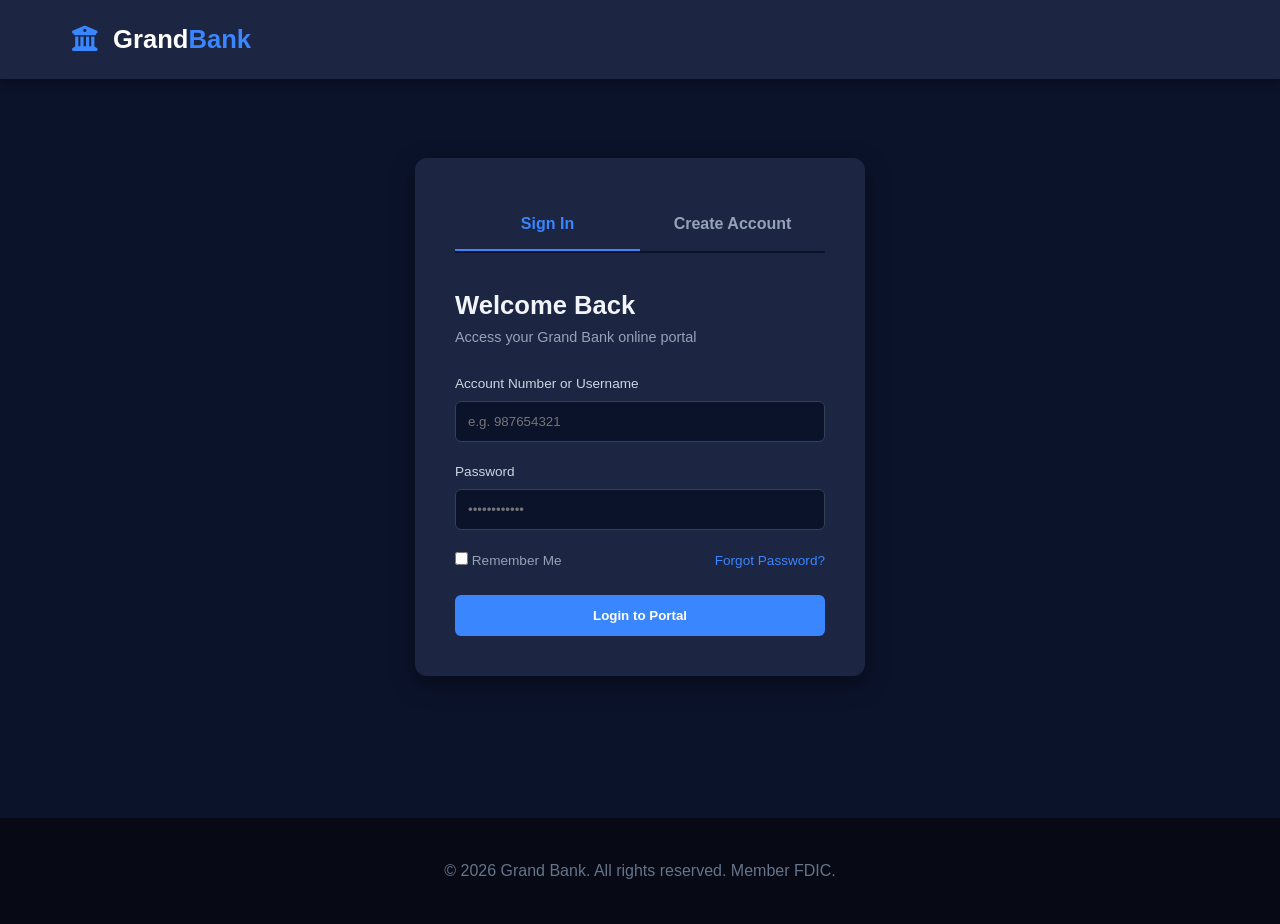
<file: index.html>
<!DOCTYPE html>
<html lang="en">
<head>
  <meta charset="UTF-8">
  <meta name="viewport" content="width=device-width, initial-scale=1.0">
  <title>Login / Register | Grand Bank</title>
  <link rel="stylesheet" href="style.css">
  <link rel="stylesheet" href="https://cdnjs.cloudflare.com/ajax/libs/font-awesome/6.4.0/css/all.min.css">
</head>
<body>

  <!-- Navigation -->
  <header>
    <nav class="navbar">
      <a  href="#" class="logo"><i class="fas fa-university"></i>
         Grand<span>Bank</span></a>
    </nav>
  </header>

  <!-- Authentication Form Section -->
  <section class="auth-container">
    <div class="auth-box">
    
      <!-- Radio Toggle Mechanism -->
      <input type="radio" id="tab-login" name="auth-tab" checked>
      <input type="radio" id="tab-signup" name="auth-tab">

      <div class="tab-header">
        <label for="tab-login" class="tab-label">Sign In</label>
        <label for="tab-signup" class="tab-label">Create Account</label>
      </div>

      <!-- Login Form -->
      <form class="auth-form form-login" action="dashboard1.html">
        <h2>Welcome Back</h2>
        <p class="auth-sub">Access your Grand Bank online portal</p>
        
        <div class="form-group">
          <label>Account Number or Username</label>
          <input type="text" placeholder="e.g. 987654321" required>
        </div>

        <div class="form-group">
          <label>Password</label>
          <input type="password" placeholder="••••••••••••" required>
        </div>

        <div class="form-options">
          <label><input type="checkbox"> Remember Me</label>
          <a href="#" class="forgot-pass">Forgot Password?</a>
        </div>

        <button type="submit" class="submit-btn"><a href="dashboard1.html">
Login to Portal</a></button>
      </form>

      <!-- Sign Up Form -->
      <form class="auth-form form-signup" action="dashboard1.html">
        <h2>Open an Account</h2>
        <p class="auth-sub">Join Grand Bank today in under 2 minutes</p>
        
        <div class="form-group">
          <label>Full Legal Name</label>
          <input type="text" placeholder="e.g. Maria Santos" required>
        </div>

        <div class="form-group">
          <label>Email Address</label>
          <input type="email" placeholder="maria@example.com" required>
        </div>

        <div class="form-group">
          <label>Account Type</label>
          <select required>
            <option value="checking">Checking Account</option>
            <option value="savings">High-Yield Savings</option>
            <option value="business">Business Account</option>
          </select>
        </div>

        <div class="form-group">
          <label>Create Password</label>
          <input type="password" placeholder="••••••••••••" required>
        </div>

        <button type="submit" class="submit-btn"><a href="dashboard1.html">
           Register & Open Account</a>


        </button>
      </form>

    </div>
  </section>

  <footer>
    <p>&copy; 2026 Grand Bank. All rights reserved. Member FDIC.</p>
  </footer>

</body>
</html>
</file>
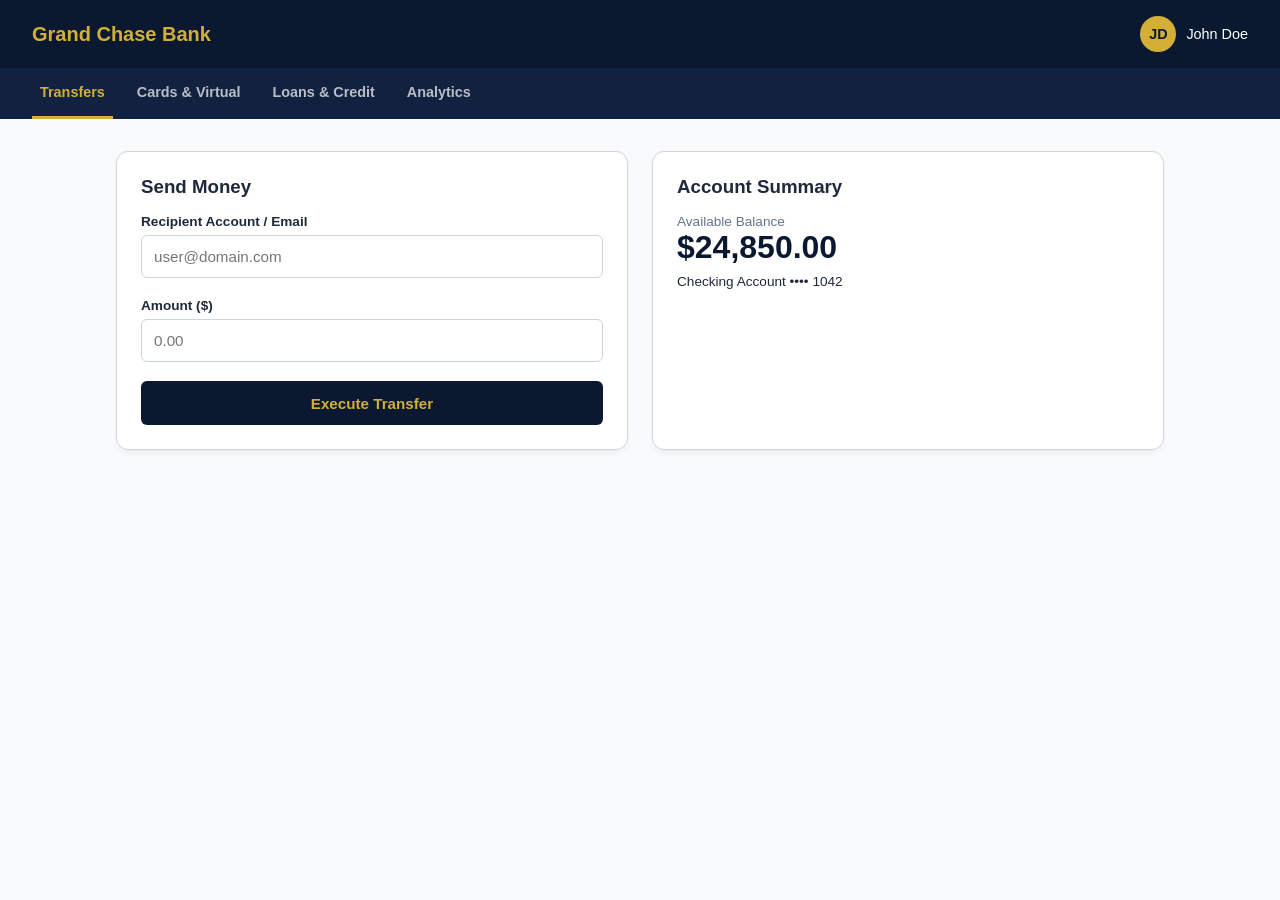
<file: analytics.html>
<!DOCTYPE html>
<html lang="en">
<head>
    <meta charset="UTF-8">
    <meta name="viewport" content="width=device-width, initial-scale=1.0">
    <title>Grand Chase Bank - Online Portal</title>
    <style>
        :root {
            --navy-dark: #0A192F;
            --navy-card: #112240;
            --gold-primary: #D4AF37;
            --gold-hover: #B89528;
            --bg-page: #F8FAFC;
            --text-dark: #1E293B;
            --text-muted: #64748B;
            --white: #FFFFFF;
            --border-color: #CBD5E1;
            --green: #10B981;
            --red: #EF4444;
            --radius: 12px;
        }

        * {
            box-sizing: border-box;
            margin: 0;
            padding: 0;
            font-family: -apple-system, BlinkMacSystemFont, "Segoe UI", Roboto, Helvetica, Arial, sans-serif;
        }

        body {
            background-color: var(--bg-page);
            color: var(--text-dark);
            min-height: 100vh;
            display: flex;
            flex-direction: column;
        }

        /* Top Header */
        header {
            background-color: var(--navy-dark);
            color: var(--white);
            padding: 1rem 2rem;
            display: flex;
            justify-content: space-between;
            align-items: center;
        }

        .brand {
            font-size: 1.25rem;
            font-weight: 700;
            color: var(--gold-primary);
        }

        .user-info {
            display: flex;
            align-items: center;
            gap: 10px;
            font-size: 0.9rem;
        }

        .avatar {
            width: 36px;
            height: 36px;
            border-radius: 50%;
            background-color: var(--gold-primary);
            color: var(--navy-dark);
            font-weight: 700;
            display: flex;
            align-items: center;
            justify-content: center;
        }

        /* Navigation Bar */
        nav.nav-tabs {
            background: var(--navy-card);
            display: flex;
            padding: 0 2rem;
            gap: 1rem;
            overflow-x: auto;
        }

        .nav-btn {
            background: transparent;
            border: none;
            color: rgba(255, 255, 255, 0.7);
            padding: 1rem 0.5rem;
            font-size: 0.9rem;
            font-weight: 600;
            cursor: pointer;
            border-bottom: 3px solid transparent;
            white-space: nowrap;
        }

        .nav-btn.active {
            color: var(--gold-primary);
            border-bottom-color: var(--gold-primary);
        }

        /* Main App Container */
        .container {
            max-width: 1080px;
            width: 100%;
            margin: 2rem auto;
            padding: 0 1rem;
        }

        .tab-panel {
            display: none;
        }

        .tab-panel.active {
            display: block;
        }

        /* Card Panels */
        .card-panel {
            background: var(--white);
            border-radius: var(--radius);
            border: 1px solid var(--border-color);
            padding: 1.5rem;
            box-shadow: 0 4px 6px -1px rgba(0, 0, 0, 0.05);
            margin-bottom: 1.5rem;
        }

        .grid-2 {
            display: grid;
            grid-template-columns: 1fr 1fr;
            gap: 1.5rem;
        }

        @media (max-width: 768px) {
            .grid-2 {
                grid-template-columns: 1fr;
            }
        }

        /* Forms & Inputs */
        .form-group {
            margin-bottom: 1.2rem;
        }

        .form-group label {
            display: block;
            font-size: 0.85rem;
            font-weight: 600;
            margin-bottom: 0.4rem;
        }

        .form-control {
            width: 100%;
            padding: 0.75rem;
            border: 1px solid var(--border-color);
            border-radius: 6px;
            font-size: 0.95rem;
            outline: none;
        }

        .form-control:focus {
            border-color: var(--navy-dark);
        }

        .btn-submit {
            width: 100%;
            padding: 0.85rem;
            background-color: var(--navy-dark);
            color: var(--gold-primary);
            border: none;
            border-radius: 6px;
            font-size: 0.95rem;
            font-weight: 700;
            cursor: pointer;
        }

        .btn-submit:hover {
            background-color: var(--navy-card);
        }

        /* Visual Debit Card */
        .visual-card {
            width: 100%;
            height: 200px;
            border-radius: 16px;
            padding: 1.5rem;
            color: white;
            background: linear-gradient(135deg, #0A192F 0%, #1E3A8A 100%);
            border: 1px solid rgba(212, 175, 55, 0.4);
            display: flex;
            flex-direction: column;
            justify-content: space-between;
        }

        .card-num {
            font-family: monospace;
            font-size: 1.25rem;
            letter-spacing: 2px;
        }

        /* Range Slider */
        .range-slider {
            width: 100%;
            margin-top: 0.4rem;
        }

        /* Table */
        .tx-table {
            width: 100%;
            border-collapse: collapse;
            font-size: 0.875rem;
            text-align: left;
        }

        .tx-table th, .tx-table td {
            padding: 0.75rem;
            border-bottom: 1px solid var(--border-color);
        }

        .val-plus { color: var(--green); font-weight: 700; }
        .val-minus { color: var(--red); font-weight: 700; }
    </style>
</head>
<body>

    <!-- Header Navigation -->
    <header>
        <div class="brand">Grand Chase Bank</div>
        <div class="user-info">
            <div class="avatar">JD</div>
            <span>John Doe</span>
        </div>
    </header>

    <!-- Sub-navigation Tabs -->
    <nav class="nav-tabs">
        <button type="button" class="nav-btn active" data-tab="tab-transfers">Transfers</button>
        <button type="button" class="nav-btn" data-tab="tab-cards">Cards & Virtual</button>
        <button type="button" class="nav-btn" data-tab="tab-loans">Loans & Credit</button>
        <button type="button" class="nav-btn" data-tab="tab-analytics">Analytics</button>
    </nav>

    <div class="container">

        <!-- 1. TRANSFERS SECTION -->
        <div id="tab-transfers" class="tab-panel active">
            <div class="grid-2">
                <div class="card-panel">
                    <h3>Send Money</h3>
                    <form id="form-send" style="margin-top: 1rem;">
                        <div class="form-group">
                            <label for="recipient">Recipient Account / Email</label>
                            <input type="text" id="recipient" class="form-control" placeholder="user@domain.com" required>
                        </div>
                        <div class="form-group">
                            <label for="send-amount">Amount ($)</label>
                            <input type="number" id="send-amount" class="form-control" placeholder="0.00" min="1" step="0.01" required>
                        </div>
                        <button type="submit" class="btn-submit">Execute Transfer</button>
                    </form>
                </div>

                <div class="card-panel">
                    <h3>Account Summary</h3>
                    <div style="margin-top: 1rem;">
                        <p style="color: var(--text-muted); font-size: 0.85rem;">Available Balance</p>
                        <h2 style="font-size: 2rem; color: var(--navy-dark);">$24,850.00</h2>
                        <p style="font-size: 0.85rem; margin-top: 0.5rem;">Checking Account •••• 1042</p>
                    </div>
                </div>
            </div>
        </div>

        <!-- 2. CARDS SECTION -->
        <div id="tab-cards" class="tab-panel">
            <div class="grid-2">
                <div class="card-panel">
                    <h3>Active Card</h3>
                    <div class="visual-card" style="margin-top: 1rem;">
                        <div style="display: flex; justify-content: space-between;">
                            <span>GRAND CHASE</span>
                            <span style="color: var(--gold-primary); font-weight: 700;">PREMIER</span>
                        </div>
                        <div class="card-num" id="card-num-text">•••• •••• •••• 4012</div>
                        <div style="display: flex; justify-content: space-between; font-size: 0.8rem;">
                            <span>JOHN DOE</span>
                            <span>10/28</span>
                        </div>
                    </div>
                    <button type="button" class="btn-submit" id="toggle-card-num" style="margin-top: 1rem;">Toggle Card Details</button>
                </div>

                <div class="card-panel">
                    <h3>Card Settings</h3>
                    <div style="margin-top: 1rem;">
                        <label style="display: flex; justify-content: space-between; align-items: center; margin-bottom: 1rem;">
                            <span>Freeze Card</span>
                            <input type="checkbox" id="freeze-card-check">
                        </label>
                        <label style="display: flex; justify-content: space-between; align-items: center;">
                            <span>Online Transactions</span>
                            <input type="checkbox" checked>
                        </label>
                    </div>
                </div>
            </div>
        </div>

        <!-- 3. LOANS SECTION -->
        <div id="tab-loans" class="tab-panel">
            <div class="card-panel">
                <h3>Loan Payment Calculator</h3>
                <div class="grid-2" style="margin-top: 1rem;">
                    <div>
                        <div class="form-group">
                            <label for="loan-amount">Loan Amount: <strong id="amount-label">$10,000</strong></label>
                            <input type="range" id="loan-amount" class="range-slider" min="1000" max="50000" step="1000" value="10000">
                        </div>
                        <div class="form-group">
                            <label for="loan-term">Term Months: <strong id="term-label">24 Months</strong></label>
                            <input type="range" id="loan-term" class="range-slider" min="12" max="60" step="12" value="24">
                        </div>
                    </div>
                    <div style="background: #F1F5F9; padding: 1.25rem; border-radius: 8px;">
                        <p style="font-size: 0.85rem; color: var(--text-muted);">Estimated Monthly Repayment</p>
                        <h2 id="calc-monthly" style="font-size: 2rem; color: var(--navy-dark); margin: 0.5rem 0;">$443.21</h2>
                        <button type="button" class="btn-submit" id="loan-apply-btn">Apply Now</button>
                    </div>
                </div>
            </div>
        </div>

        <!-- 4. ANALYTICS SECTION -->
        <div id="tab-analytics" class="tab-panel">
            <div class="card-panel">
                <h3>Recent Statements</h3>
                <div style="margin-top: 1rem; overflow-x: auto;">
                    <table class="tx-table">
                        <thead>
                            <tr>
                                <th>Date</th>
                                <th>Merchant / Detail</th>
                                <th>Category</th>
                                <th style="text-align: right;">Amount</th>
                            </tr>
                        </thead>
                        <tbody>
                            <tr>
                                <td>Oct 04, 2026</td>
                                <td>Direct Deposit - Employer</td>
                                <td>Income</td>
                                <td style="text-align: right;" class="val-plus">+$3,500.00</td>
                            </tr>
                            <tr>
                                <td>Oct 03, 2026</td>
                                <td>Grocery Market</td>
                                <td>Food</td>
                                <td style="text-align: right;" class="val-minus">-$124.50</td>
                            </tr>
                            <tr>
                                <td>Oct 01, 2026</td>
                                <td>Electric Utility Co</td>
                                <td>Bills</td>
                                <td style="text-align: right;" class="val-minus">-$85.00</td>
                            </tr>
                        </tbody>
                    </table>
                </div>
            </div>
        </div>

    </div>

    <!-- Isolated JavaScript Execution Block -->
    <script>
        document.addEventListener('DOMContentLoaded', function() {
            
            // 1. Navigation Tabs Logic
            const navButtons = document.querySelectorAll('.nav-btn');
            const tabPanels = document.querySelectorAll('.tab-panel');

            navButtons.forEach(btn => {
                btn.addEventListener('click', function() {
                    const targetId = this.getAttribute('data-tab');

                    navButtons.forEach(b => b.classList.remove('active'));
                    tabPanels.forEach(p => p.classList.remove('active'));

                    this.classList.add('active');
                    const targetPanel = document.getElementById(targetId);
                    if (targetPanel) {
                        targetPanel.classList.add('active');
                    }
                });
            });

            // 2. Card Details Toggle Logic
            const toggleCardBtn = document.getElementById('toggle-card-num');
            const cardNumText = document.getElementById('card-num-text');
            let isMasked = true;

            if (toggleCardBtn && cardNumText) {
                toggleCardBtn.addEventListener('click', function() {
                    isMasked = !isMasked;
                    cardNumText.textContent = isMasked ? '•••• •••• •••• 4012' : '4532 8810 9921 4012';
                });
            }

            // 3. Loan Calculation Logic
            const amountRange = document.getElementById('loan-amount');
            const termRange = document.getElementById('loan-term');
            const amountLabel = document.getElementById('amount-label');
            const termLabel = document.getElementById('term-label');
            const calcMonthly = document.getElementById('calc-monthly');

            function updateLoanCalc() {
                if (!amountRange || !termRange) return;

                const principal = parseFloat(amountRange.value);
                const months = parseInt(termRange.value);
                const annualRate = 0.0599; // 5.99%

                amountLabel.textContent = '$' + principal.toLocaleString();
                termLabel.textContent = months + ' Months';

                const monthlyRate = annualRate / 12;
                const payment = (principal * monthlyRate * Math.pow(1 + monthlyRate, months)) / (Math.pow(1 + monthlyRate, months) - 1);

                calcMonthly.textContent = '$' + payment.toFixed(2);
            }

            if (amountRange && termRange) {
                amountRange.addEventListener('input', updateLoanCalc);
                termRange.addEventListener('input', updateLoanCalc);
                updateLoanCalc();
            }

            // 4. Form Submission Safety Handlers
            const sendForm = document.getElementById('form-send');
            if (sendForm) {
                sendForm.addEventListener('submit', function(e) {
                    e.preventDefault();
                    alert('Transaction successfully processed.');
                    sendForm.reset();
                });
            }

            const loanApplyBtn = document.getElementById('loan-apply-btn');
            if (loanApplyBtn) {
                loanApplyBtn.addEventListener('click', function() {
                    alert('Loan pre-approval application submitted successfully.');
                });
            }

        });
    </script>
</body>
</html>
</file>
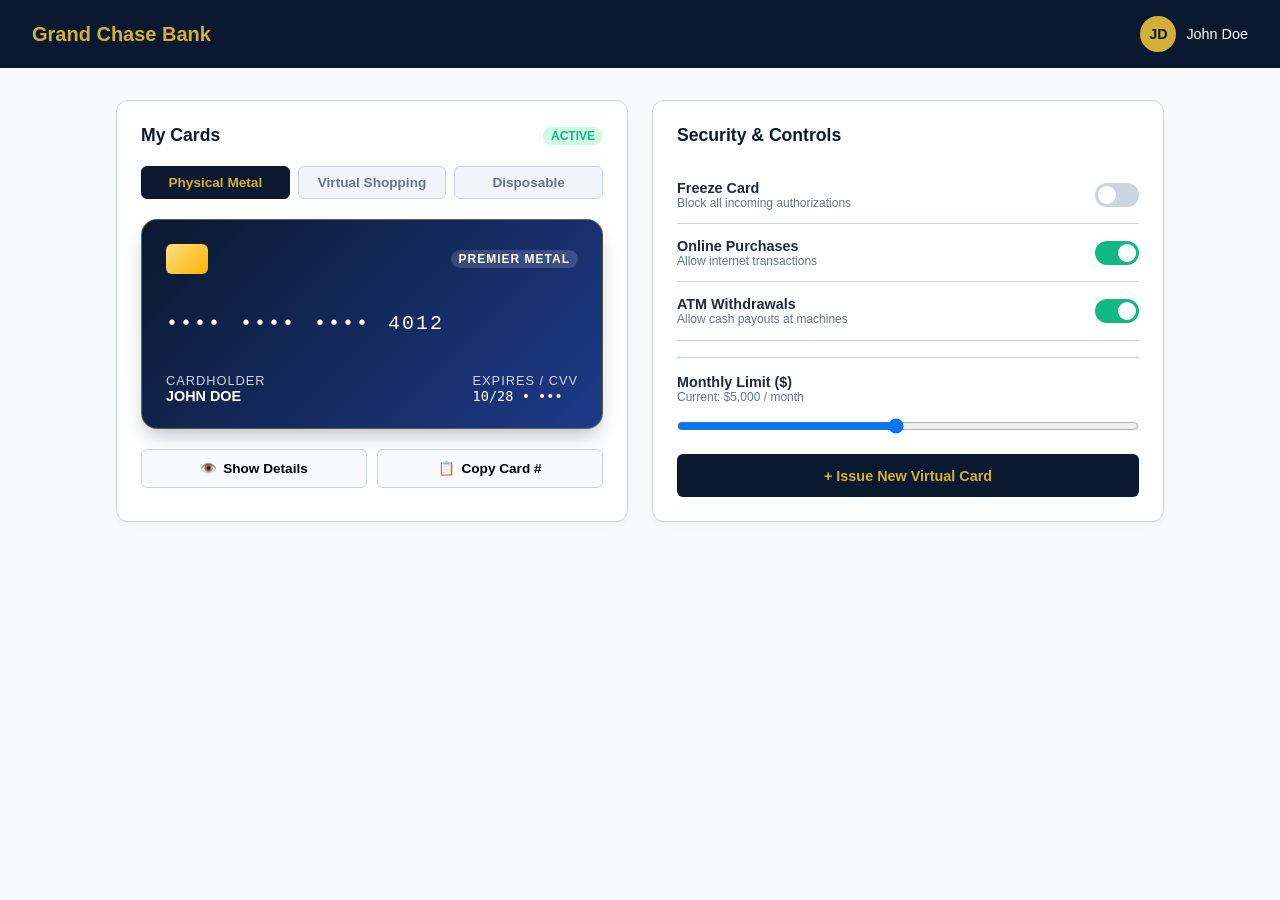
<file: cards.html>
<!DOCTYPE html>
<html lang="en">
<head>
    <meta charset="UTF-8">
    <meta name="viewport" content="width=device-width, initial-scale=1.0">
    <title>Grand Chase Bank - Cards Management</title>
    <style>
        :root {
            --navy-dark: #0A192F;
            --navy-card: #112240;
            --gold-primary: #D4AF37;
            --gold-hover: #B89528;
            --bg-page: #F8FAFC;
            --text-dark: #1E293B;
            --text-muted: #64748B;
            --white: #FFFFFF;
            --border-color: #CBD5E1;
            --green: #10B981;
            --red: #EF4444;
            --radius: 12px;
        }

        * {
            box-sizing: border-box;
            margin: 0;
            padding: 0;
            font-family: -apple-system, BlinkMacSystemFont, "Segoe UI", Roboto, Helvetica, Arial, sans-serif;
        }

        body {
            background-color: var(--bg-page);
            color: var(--text-dark);
            min-height: 100vh;
            display: flex;
            flex-direction: column;
        }

        /* Top Header */
        header {
            background-color: var(--navy-dark);
            color: var(--white);
            padding: 1rem 2rem;
            display: flex;
            justify-content: space-between;
            align-items: center;
        }

        .brand {
            font-size: 1.25rem;
            font-weight: 700;
            color: var(--gold-primary);
            display: flex;
            align-items: center;
            gap: 8px;
        }

        .user-info {
            display: flex;
            align-items: center;
            gap: 10px;
            font-size: 0.9rem;
        }

        .avatar {
            width: 36px;
            height: 36px;
            border-radius: 50%;
            background-color: var(--gold-primary);
            color: var(--navy-dark);
            font-weight: 700;
            display: flex;
            align-items: center;
            justify-content: center;
        }

        /* Container Layout */
        .container {
            max-width: 1080px;
            width: 100%;
            margin: 2rem auto;
            padding: 0 1rem;
            display: grid;
            grid-template-columns: 1fr 1fr;
            gap: 1.5rem;
        }

        @media (max-width: 820px) {
            .container {
                grid-template-columns: 1fr;
            }
        }

        .card-panel {
            background: var(--white);
            border-radius: var(--radius);
            border: 1px solid var(--border-color);
            padding: 1.5rem;
            box-shadow: 0 4px 6px -1px rgba(0, 0, 0, 0.05);
        }

        .panel-header {
            display: flex;
            justify-content: space-between;
            align-items: center;
            margin-bottom: 1.25rem;
        }

        .panel-title {
            font-size: 1.1rem;
            font-weight: 700;
            color: var(--navy-dark);
        }

        /* Card Selector Pills */
        .card-selector {
            display: flex;
            gap: 8px;
            margin-bottom: 1.25rem;
        }

        .select-pill {
            flex: 1;
            padding: 0.5rem;
            border: 1px solid var(--border-color);
            background: #F1F5F9;
            border-radius: 6px;
            font-size: 0.85rem;
            font-weight: 600;
            color: var(--text-muted);
            cursor: pointer;
            text-align: center;
        }

        .select-pill.active {
            background: var(--navy-dark);
            color: var(--gold-primary);
            border-color: var(--navy-dark);
        }

        /* Visual Card Graphic Rendering */
        .visual-card {
            width: 100%;
            height: 210px;
            border-radius: 16px;
            padding: 1.5rem;
            color: white;
            position: relative;
            box-shadow: 0 10px 20px -5px rgba(10, 25, 47, 0.3);
            display: flex;
            flex-direction: column;
            justify-content: space-between;
            overflow: hidden;
            transition: all 0.3s ease;
        }

        /* Card Themes */
        .theme-physical {
            background: linear-gradient(135deg, #0A192F 0%, #1E3A8A 100%);
            border: 1px solid rgba(212, 175, 55, 0.4);
        }

        .theme-virtual {
            background: linear-gradient(135deg, #111827 0%, #374151 100%);
            border: 1px solid rgba(255, 255, 255, 0.2);
        }

        .theme-disposable {
            background: linear-gradient(135deg, #4C1D95 0%, #7C3AED 100%);
            border: 1px solid rgba(255, 255, 255, 0.3);
        }

        .card-top {
            display: flex;
            justify-content: space-between;
            align-items: center;
        }

        .card-chip {
            width: 42px;
            height: 30px;
            background: linear-gradient(135deg, #FFE082, #FFB300);
            border-radius: 6px;
            position: relative;
        }

        .card-type-badge {
            font-size: 0.75rem;
            font-weight: 700;
            letter-spacing: 1px;
            text-transform: uppercase;
            padding: 2px 8px;
            background: rgba(255, 255, 255, 0.15);
            border-radius: 12px;
        }

        .card-number {
            font-family: "Courier New", Courier, monospace;
            font-size: 1.25rem;
            letter-spacing: 2px;
            margin: 0.5rem 0;
            word-spacing: 4px;
        }

        .card-bottom {
            display: flex;
            justify-content: space-between;
            align-items: flex-end;
        }

        .card-holder {
            font-size: 0.8rem;
            text-transform: uppercase;
            letter-spacing: 1px;
            opacity: 0.8;
        }

        .card-exp {
            font-size: 0.85rem;
            font-family: monospace;
        }

        /* Card Controls & Actions */
        .action-row {
            display: grid;
            grid-template-columns: 1fr 1fr;
            gap: 10px;
            margin-top: 1.25rem;
        }

        .btn-action {
            padding: 0.65rem;
            border: 1px solid var(--border-color);
            background: #F8FAFC;
            border-radius: 6px;
            font-size: 0.85rem;
            font-weight: 600;
            cursor: pointer;
            display: flex;
            align-items: center;
            justify-content: center;
            gap: 6px;
        }

        .btn-action:hover {
            background: #E2E8F0;
        }

        /* Settings Toggle Controls */
        .setting-item {
            display: flex;
            justify-content: space-between;
            align-items: center;
            padding: 0.85rem 0;
            border-bottom: 1px solid var(--border-color);
        }

        .setting-item:last-child {
            border-bottom: none;
        }

        .setting-info {
            display: flex;
            flex-direction: column;
        }

        .setting-name {
            font-size: 0.9rem;
            font-weight: 600;
        }

        .setting-desc {
            font-size: 0.75rem;
            color: var(--text-muted);
        }

        /* Switch Toggle */
        .switch {
            position: relative;
            display: inline-block;
            width: 44px;
            height: 24px;
        }

        .switch input {
            opacity: 0;
            width: 0;
            height: 0;
        }

        .slider {
            position: absolute;
            cursor: pointer;
            top: 0; left: 0; right: 0; bottom: 0;
            background-color: #CBD5E1;
            transition: .3s;
            border-radius: 24px;
        }

        .slider:before {
            position: absolute;
            content: "";
            height: 18px;
            width: 18px;
            left: 3px;
            bottom: 3px;
            background-color: white;
            transition: .3s;
            border-radius: 50%;
        }

        input:checked + .slider {
            background-color: var(--green);
        }

        input:checked + .slider:before {
            transform: translateX(20px);
        }

        /* Create Virtual Card Section */
        .create-btn {
            width: 100%;
            padding: 0.85rem;
            background: var(--navy-dark);
            color: var(--gold-primary);
            border: none;
            border-radius: 6px;
            font-size: 0.9rem;
            font-weight: 700;
            cursor: pointer;
            margin-top: 1rem;
        }

        .create-btn:hover {
            background: var(--navy-card);
        }

        .limit-slider-box {
            margin-top: 0.5rem;
        }

        .slider-range {
            width: 100%;
            margin-top: 0.4rem;
        }
    </style>
</head>
<body>

    <header>
        <div class="brand">Grand Chase Bank</div>
        <div class="user-info">
            <div class="avatar">JD</div>
            <span>John Doe</span>
        </div>
    </header>

    <div class="container">
        <!-- Left Side: Card View & Direct Actions -->
        <div class="card-panel">
            <div class="panel-header">
                <span class="panel-title">My Cards</span>
                <span id="status-badge" style="font-size: 0.75rem; font-weight: 700; color: var(--green); background: #D1FAE5; padding: 2px 8px; border-radius: 10px;">ACTIVE</span>
            </div>

            <!-- Selector Pills -->
            <div class="card-selector">
                <div class="select-pill active" id="pill-physical">Physical Metal</div>
                <div class="select-pill" id="pill-virtual">Virtual Shopping</div>
                <div class="select-pill" id="pill-disposable">Disposable</div>
            </div>

            <!-- Graphic Rendering -->
            <div class="visual-card theme-physical" id="visual-card-element">
                <div class="card-top">
                    <div class="card-chip"></div>
                    <span class="card-type-badge" id="card-type-label">PREMIER METAL</span>
                </div>
                <div>
                    <div class="card-number" id="card-num-display">•••• •••• •••• 4012</div>
                </div>
                <div class="card-bottom">
                    <div>
                        <div class="card-holder">Cardholder</div>
                        <div style="font-size: 0.9rem; font-weight: 600;" id="card-holder-display">JOHN DOE</div>
                    </div>
                    <div>
                        <div class="card-holder">Expires / CVV</div>
                        <div class="card-exp" id="card-exp-display">10/28 • •••</div>
                    </div>
                </div>
            </div>

            <!-- Direct Action Controls -->
            <div class="action-row">
                <button type="button" class="btn-action" id="toggle-details-btn">
                    <span>👁️</span> <span id="details-btn-text">Show Details</span>
                </button>
                <button type="button" class="btn-action" id="copy-card-btn">
                    <span>📋</span> Copy Card #
                </button>
            </div>
        </div>

        <!-- Right Side: Security Settings & Controls -->
        <div class="card-panel">
            <div class="panel-header">
                <span class="panel-title">Security & Controls</span>
            </div>

            <div class="setting-item">
                <div class="setting-info">
                    <span class="setting-name">Freeze Card</span>
                    <span class="setting-desc">Block all incoming authorizations</span>
                </div>
                <label class="switch">
                    <input type="checkbox" id="freeze-toggle">
                    <span class="slider"></span>
                </label>
            </div>

            <div class="setting-item">
                <div class="setting-info">
                    <span class="setting-name">Online Purchases</span>
                    <span class="setting-desc">Allow internet transactions</span>
                </div>
                <label class="switch">
                    <input type="checkbox" id="online-toggle" checked>
                    <span class="slider"></span>
                </label>
            </div>

            <div class="setting-item">
                <div class="setting-info">
                    <span class="setting-name">ATM Withdrawals</span>
                    <span class="setting-desc">Allow cash payouts at machines</span>
                </div>
                <label class="switch">
                    <input type="checkbox" id="atm-toggle" checked>
                    <span class="slider"></span>
                </label>
            </div>

            <div style="margin-top: 1rem; padding-top: 1rem; border-top: 1px solid var(--border-color);">
                <div class="setting-info">
                    <span class="setting-name">Monthly Limit ($)</span>
                    <span class="setting-desc" id="limit-value-display">Current: $5,000 / month</span>
                </div>
                <div class="limit-slider-box">
                    <input type="range" class="slider-range" id="limit-slider" min="500" max="10000" step="500" value="5000">
                </div>
            </div>

            <button type="button" class="create-btn" id="generate-virtual-btn">+ Issue New Virtual Card</button>
        </div>
    </div>

    <!-- JavaScript logic -->
    <script>
        document.addEventListener('DOMContentLoaded', function() {
            
            // Mock Card Data Repository
            const cardData = {
                physical: {
                    typeLabel: "PREMIER METAL",
                    themeClass: "theme-physical",
                    maskedNum: "•••• •••• •••• 4012",
                    fullNum: "4532 8810 9921 4012",
                    expCVV: "10/28 • 882",
                    expCVVMasked: "10/28 • •••",
                    frozen: false
                },
                virtual: {
                    typeLabel: "ONLINE SHOPPING",
                    themeClass: "theme-virtual",
                    maskedNum: "•••• •••• •••• 8831",
                    fullNum: "4111 2233 4455 8831",
                    expCVV: "04/27 • 311",
                    expCVVMasked: "04/27 • •••",
                    frozen: false
                },
                disposable: {
                    typeLabel: "SINGLE-USE BURNER",
                    themeClass: "theme-disposable",
                    maskedNum: "•••• •••• •••• 1092",
                    fullNum: "4921 0042 1182 1092",
                    expCVV: "11/26 • 009",
                    expCVVMasked: "11/26 • •••",
                    frozen: false
                }
            };

            let currentActiveKey = 'physical';
            let detailsVisible = false;

            // DOM Elements
            const pillPhysical = document.getElementById('pill-physical');
            const pillVirtual = document.getElementById('pill-virtual');
            const pillDisposable = document.getElementById('pill-disposable');

            const visualCard = document.getElementById('visual-card-element');
            const cardTypeLabel = document.getElementById('card-type-label');
            const cardNumDisplay = document.getElementById('card-num-display');
            const cardExpDisplay = document.getElementById('card-exp-display');

            const toggleDetailsBtn = document.getElementById('toggle-details-btn');
            const detailsBtnText = document.getElementById('details-btn-text');
            const copyCardBtn = document.getElementById('copy-card-btn');

            const freezeToggle = document.getElementById('freeze-toggle');
            const statusBadge = document.getElementById('status-badge');
            const limitSlider = document.getElementById('limit-slider');
            const limitValueDisplay = document.getElementById('limit-value-display');
            const generateVirtualBtn = document.getElementById('generate-virtual-btn');

            // Render Card Data
            function updateCardView() {
                const card = cardData[currentActiveKey];

                // Remove previous theme classes
                visualCard.className = "visual-card " + card.themeClass;
                cardTypeLabel.textContent = card.typeLabel;

                if (detailsVisible) {
                    cardNumDisplay.textContent = card.fullNum;
                    cardExpDisplay.textContent = card.expCVV;
                    detailsBtnText.textContent = "Hide Details";
                } else {
                    cardNumDisplay.textContent = card.maskedNum;
                    cardExpDisplay.textContent = card.expCVVMasked;
                    detailsBtnText.textContent = "Show Details";
                }

                // Update freeze switch state
                freezeToggle.checked = card.frozen;
                updateStatusBadge(card.frozen);
            }

            function updateStatusBadge(isFrozen) {
                if (isFrozen) {
                    statusBadge.textContent = "FROZEN";
                    statusBadge.style.color = "var(--red)";
                    statusBadge.style.background = "#FEE2E2";
                } else {
                    statusBadge.textContent = "ACTIVE";
                    statusBadge.style.color = "var(--green)";
                    statusBadge.style.background = "#D1FAE5";
                }
            }

            // Tab Click Events
            pillPhysical.addEventListener('click', function() {
                setTabActive(this);
                currentActiveKey = 'physical';
                updateCardView();
            });

            pillVirtual.addEventListener('click', function() {
                setTabActive(this);
                currentActiveKey = 'virtual';
                updateCardView();
            });

            pillDisposable.addEventListener('click', function() {
                setTabActive(this);
                currentActiveKey = 'disposable';
                updateCardView();
            });

            function setTabActive(targetPill) {
                [pillPhysical, pillVirtual, pillDisposable].forEach(p => p.classList.remove('active'));
                targetPill.classList.add('active');
            }

            // Show/Hide Toggle
            toggleDetailsBtn.addEventListener('click', function() {
                detailsVisible = !detailsVisible;
                updateCardView();
            });

            // Copy Card Number
            copyCardBtn.addEventListener('click', function() {
                const rawNum = cardData[currentActiveKey].fullNum.replace(/\s+/g, '');
                navigator.clipboard.writeText(rawNum).then(function() {
                    alert('Card number copied to clipboard!');
                }).catch(function() {
                    alert('Card Number: ' + rawNum);
                });
            });

            // Freeze Toggle Handler
            freezeToggle.addEventListener('change', function() {
                cardData[currentActiveKey].frozen = this.checked;
                updateStatusBadge(this.checked);
            });

            // Limit Slider Handler
            limitSlider.addEventListener('input', function() {
                limitValueDisplay.textContent = "Current: $" + parseInt(this.value).toLocaleString() + " / month";
            });

            // Generate New Card
            generateVirtualBtn.addEventListener('click', function() {
                alert('Grand Chase Bank: A new virtual card request has been submitted and is ready to use!');
            });

        });
    </script>
</body>
</html>
</file>
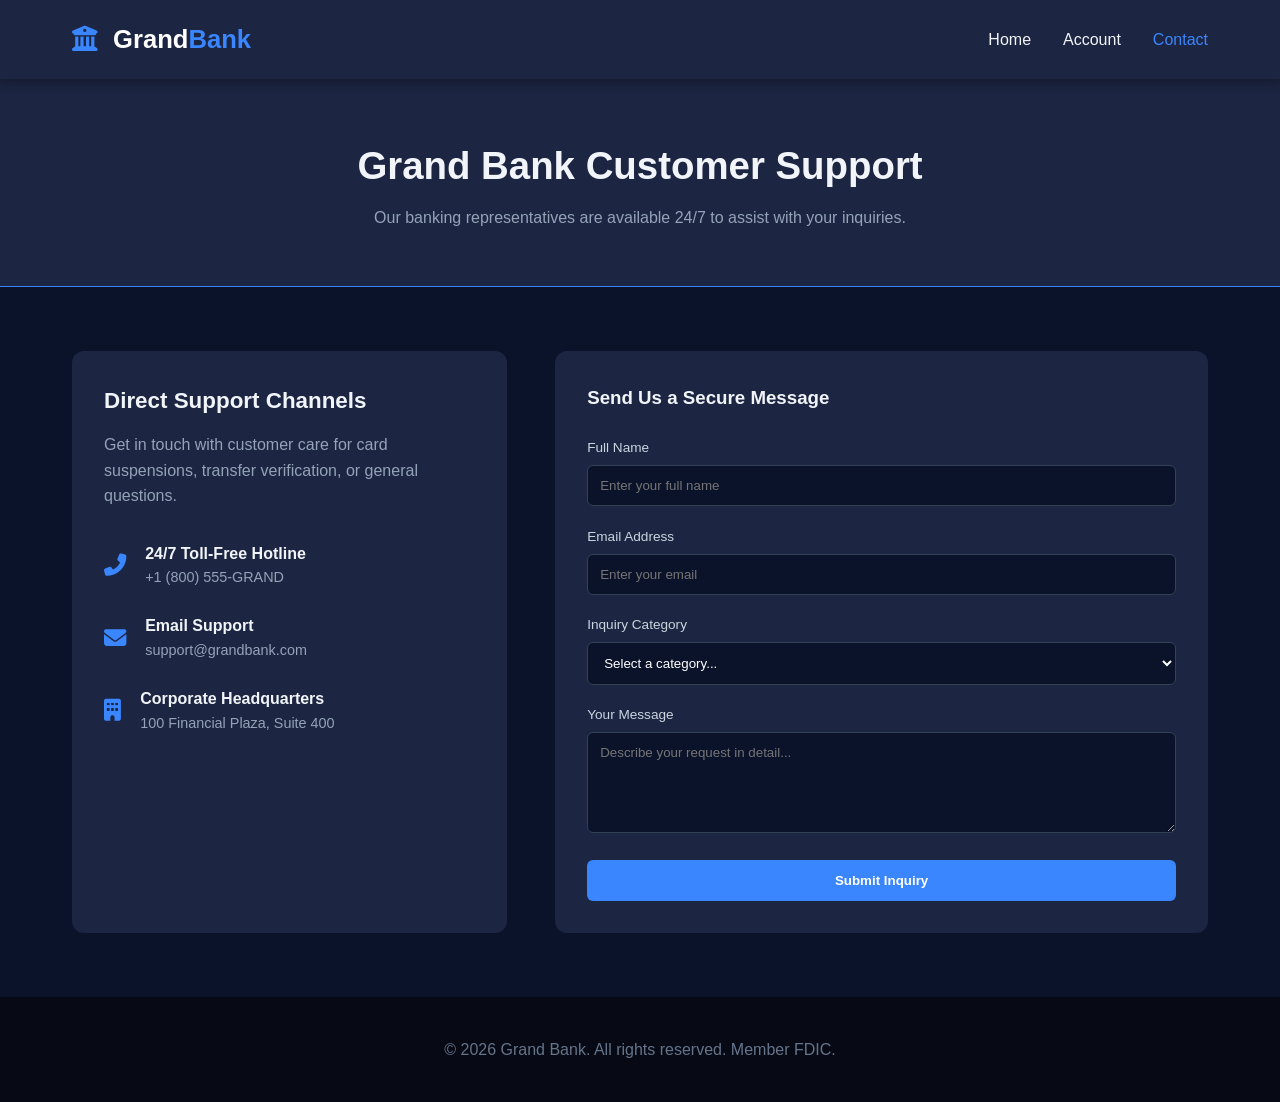
<file: contact.html>
<!DOCTYPE html>
<html lang="en">
<head>
  <meta charset="UTF-8">
  <meta name="viewport" content="width=device-width, initial-scale=1.0">
  <title>Contact Us | Grand Bank</title>
  <link rel="stylesheet" href="style.css">
  <link rel="stylesheet" href="https://cdnjs.cloudflare.com/ajax/libs/font-awesome/6.4.0/css/all.min.css">
</head>
<body>

  <!-- Navigation -->
  <header>
    <nav class="navbar">
      <a href="index.html" class="logo"><i class="fas fa-university"></i> Grand<span>Bank</span></a>
      <ul class="nav-links">
        <li><a href="index.html">Home</a></li>
        <li><a href="dashboard.html">Account</a></li>
        <li><a href="contact.html" class="active">Contact</a></li>
      </ul>
    </nav>
  </header>

  <section class="page-banner">
    <h1>Grand Bank Customer Support</h1>
    <p>Our banking representatives are available 24/7 to assist with your inquiries.</p>
  </section>

  <section class="container">
    <div class="contact-wrapper">
      
      <!-- Contact Details -->
      <div class="contact-info">
        <h3>Direct Support Channels</h3>
        <p>Get in touch with customer care for card suspensions, transfer verification, or general questions.</p>

        <div class="info-item">
          <i class="fas fa-phone-alt"></i>
          <div>
            <strong>24/7 Toll-Free Hotline</strong>
            <p>+1 (800) 555-GRAND</p>
          </div>
        </div>

        <div class="info-item">
          <i class="fas fa-envelope"></i>
          <div>
            <strong>Email Support</strong>
            <p>support@grandbank.com</p>
          </div>
        </div>

        <div class="info-item">
          <i class="fas fa-building"></i>
          <div>
            <strong>Corporate Headquarters</strong>
            <p>100 Financial Plaza, Suite 400</p>
          </div>
        </div>
      </div>

      <!-- Support Form -->
      <form class="contact-form">
        <h3>Send Us a Secure Message</h3>
        
        <div class="form-group">
          <label>Full Name</label>
          <input type="text" placeholder="Enter your full name" required>
        </div>

        <div class="form-group">
          <label>Email Address</label>
          <input type="email" placeholder="Enter your email" required>
        </div>

        <div class="form-group">
          <label>Inquiry Category</label>
          <select required>
            <option value="">Select a category...</option>
            <option value="account">Account & Balance Inquiry</option>
            <option value="card">Lost or Stolen Card</option>
            <option value="wire">Wire Transfer Support</option>
            <option value="general">General Support</option>
          </select>
        </div>

        <div class="form-group">
          <label>Your Message</label>
          <textarea rows="5" placeholder="Describe your request in detail..." required></textarea>
        </div>

        <button type="submit" class="submit-btn">Submit Inquiry</button>
      </form>

    </div>
  </section>

  <footer>
    <p>&copy; 2026 Grand Bank. All rights reserved. Member FDIC.</p>
  </footer>

</body>
</html>
</file>
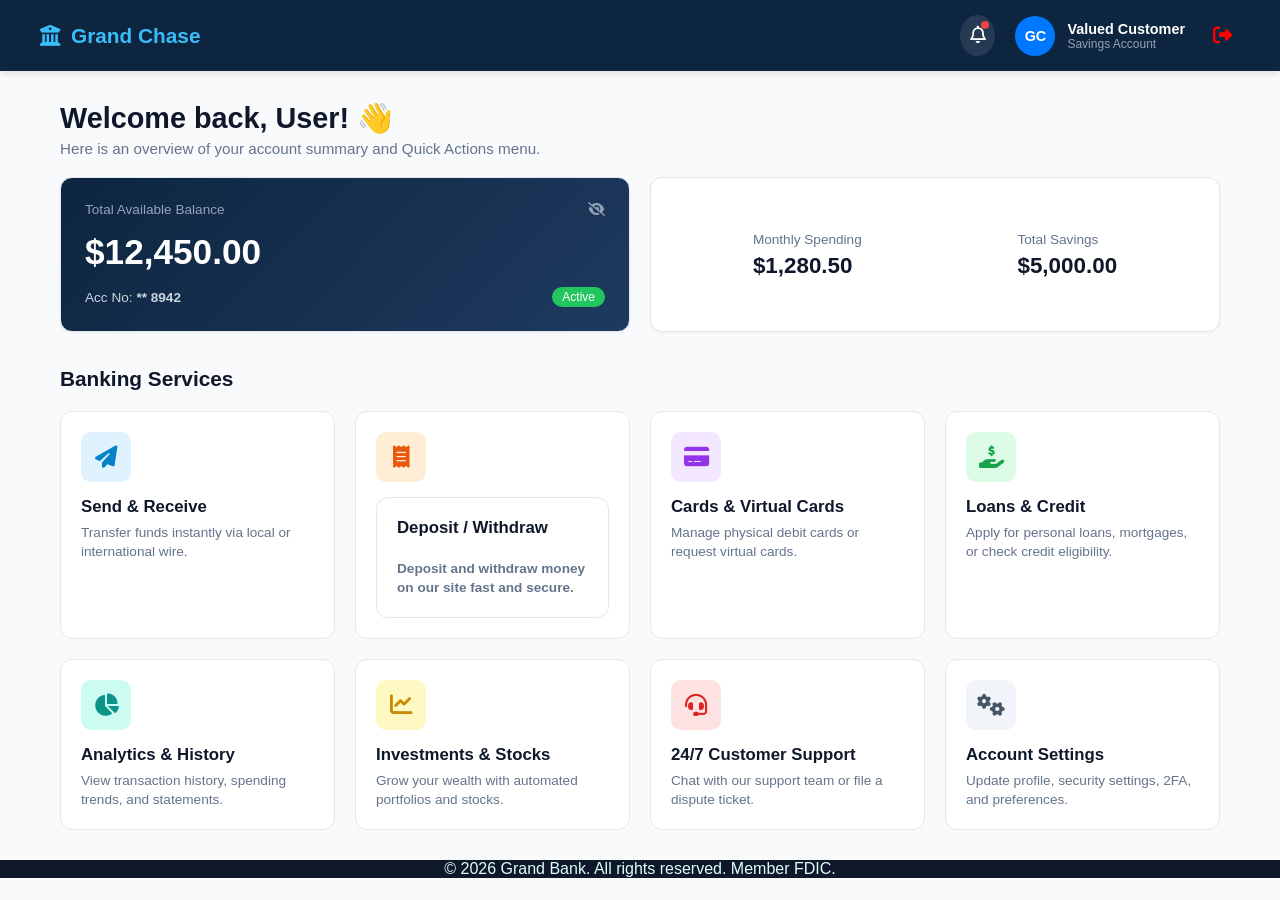
<file: dashboard1.html>
<!DOCTYPE html>
<html lang="en">
<head>
  <meta charset="UTF-8" />
  <meta name="viewport" content="width=device-width, initial-scale=1.0" />
  <title>Grand Chase Bank - Dashboard</title>
  <!-- Font Awesome Icons -->
  <link rel="stylesheet" href="https://cdnjs.cloudflare.com/ajax/libs/font-awesome/6.4.0/css/all.min.css" />
  
  <style>
    :root {
      --primary-bg: #0d253f;       /* Grand Chase Deep Blue */
      --accent-color: #0077ff;      /* Vibrant Blue */
      --text-dark: #0f172a;
      --text-muted: #64748b;
      --bg-main: #f8fafc;
      --white: #ffffff;
      --border-color: #e2e8f0;
      --border-radius: 12px;
    }

    * {
      margin: 0;
      padding: 0;
      box-sizing: border-box;
      font-family: 'Segoe UI', Tahoma, Geneva, Verdana, sans-serif;
    }

    body {
      background-color: var(--bg-main);
      color: var(--text-dark);
      min-height: 100vh;
    }

    /* Top Navigation Bar */
    .top-nav {
      background-color: var(--primary-bg);
      color: var(--white);
      display: flex;
      justify-content: space-between;
      align-items: center;
      padding: 15px 40px;
      position: sticky;
      top: 0;
      z-index: 100;
      box-shadow: 0 4px 6px -1px rgba(0, 0, 0, 0.1);
    }

    .logo {
      display: flex;
      align-items: center;
      gap: 10px;
      font-size: 1.3rem;
      font-weight: 700;
      color: #38bdf8;
    }

    .nav-right {
      display: flex;
      align-items: center;
      gap: 20px;
    }

    .icon-btn {
      background: rgba(255, 255, 255, 0.1);
      border: none;
      color: var(--white);
      padding: 10px;
      border-radius: 50%;
      cursor: pointer;
      position: relative;
      font-size: 1.1rem;
    }

    .icon-btn .badge {
      position: absolute;
      top: 6px;
      right: 6px;
      width: 8px;
      height: 8px;
      background-color: #ef4444;
      border-radius: 50%;
    }

    .user-profile {
      display: flex;
      align-items: center;
      gap: 12px;
    }

    .avatar {
      width: 40px;
      height: 40px;
      background-color: var(--accent-color);
      color: var(--white);
      border-radius: 50%;
      display: flex;
      align-items: center;
      justify-content: center;
      font-weight: 700;
      font-size: 0.9rem;
    }

    .user-info {
      display: flex;
      flex-direction: column;
    }

    .user-name {
      font-size: 0.9rem;
      font-weight: 600;
    }

    .account-type {
      font-size: 0.75rem;
      color: #94a3b8;
      text-transform: capitalize;
    }

    .logout-btn {
      background: transparent;
      border: none;
      color: #f87171;
      font-size: 1.2rem;
      cursor: pointer;
      padding: 8px;
      transition: transform 0.2s;
    }

    .logout-btn:hover {
      transform: scale(1.1);
    }

    /* Dashboard Layout */
    .dashboard-container {
      max-width: 1200px;
      margin: 30px auto;
      padding: 0 20px;
    }

    .welcome-section {
      margin-bottom: 35px;
    }

    .greeting h1 {
      font-size: 1.8rem;
      margin-bottom: 5px;
    }

    .greeting p {
      color: var(--text-muted);
      font-size: 0.95rem;
    }

    /* Cards Section */
    .summary-cards {
      display: grid;
      grid-template-columns: repeat(auto-fit, minmax(300px, 1fr));
      gap: 20px;
      margin-top: 20px;
    }

    .card {
      background-color: var(--white);
      padding: 24px;
      border-radius: var(--border-radius);
      border: 1px solid var(--border-color);
      box-shadow: 0 1px 3px rgba(0,0,0,0.05);
    }

    .balance-card {
      background: linear-gradient(135deg, #0d253f 0%, #1e3a5f 100%);
      color: var(--white);
    }

    .balance-card .card-header {
      display: flex;
      justify-content: space-between;
      align-items: center;
      font-size: 0.85rem;
      color: #94a3b8;
    }

    .balance-card .toggle-balance {
      cursor: pointer;
    }

    .balance-card h2 {
      font-size: 2.2rem;
      margin: 15px 0;
    }

    .balance-card .card-footer {
      display: flex;
      justify-content: space-between;
      align-items: center;
      font-size: 0.85rem;
      color: #cbd5e1;
    }

    .status-badge {
      background-color: #22c55e;
      color: white;
      padding: 3px 10px;
      border-radius: 12px;
      font-size: 0.75rem;
    }

    .quick-stat-card {
      display: flex;
      justify-content: space-around;
      align-items: center;
    }

    .quick-stat-card .stat .label {
      font-size: 0.85rem;
      color: var(--text-muted);
    }

    .quick-stat-card .stat h3 {
      font-size: 1.4rem;
      margin-top: 5px;
    }

    /* Banking Services Grid */
    .menu-section {
      margin-top: 30px;
    }

    .section-title {
      font-size: 1.3rem;
      margin-bottom: 20px;
    }

    .menu-grid {
      display: grid;
      grid-template-columns: repeat(auto-fill, minmax(260px, 1fr));
      gap: 20px;
    }

    .menu-card {
      background-color: var(--white);
      border: 1px solid var(--border-color);
      border-radius: var(--border-radius);
      padding: 20px;
      text-decoration: none;
      color: var(--text-dark);
      display: flex;
      flex-direction: column;
      gap: 15px;
      transition: all 0.3s ease;
    }

    .menu-card:hover {
      transform: translateY(-5px);
      box-shadow: 0 10px 15px -3px rgba(0, 0, 0, 0.1);
      border-color: var(--accent-color);
    }

    .icon-box {
      width: 50px;
      height: 50px;
      border-radius: 10px;
      display: flex;
      align-items: center;
      justify-content: center;
      font-size: 1.4rem;
    }

    /* Icon Colors */
    .icon-box.blue   { background-color: #e0f2fe; color: #0284c7; }
    .icon-box.orange { background-color: #ffedd5; color: #ea580c; }
    .icon-box.purple { background-color: #f3e8ff; color: #9333ea; }
    .icon-box.green  { background-color: #dcfce7; color: #16a34a; }
    .icon-box.teal   { background-color: #ccfbf1; color: #0d9488; }
    .icon-box.gold   { background-color: #fef9c3; color: #ca8a04; }
    .icon-box.red    { background-color: #fee2e2; color: #dc2626; }
    .icon-box.gray   { background-color: #f1f5f9; color: #475569; }

    .menu-info h3 {
      font-size: 1.05rem;
      margin-bottom: 6px;
    }

    .menu-info p {
      font-size: 0.85rem;
      color: var(--text-muted);
      line-height: 1.4;
    }

    /* Responsive */
    @media (max-width: 768px) {
      .top-nav {
        padding: 15px 20px;
      }
      .user-info {
        display: none;
      }
      .dashboard-container {
        margin: 20px auto;
      }
      .greeting h1 {
        font-size: 1.4rem;
      }
    }

    .fot{
    text-align: center;
    background: #0f172a;
    color: #ddfff8;
    display: flexbox;
}

.log{
    color: red;
}

  </style>
</head>
<body>

  <!-- Top Navigation Bar -->
  <header class="top-nav">
    <div class="nav-left">
      <div class="logo">
        <i class="fa-solid fa-building-columns"></i>
        <span>Grand Chase</span>
      </div>
    </div>
    
    <div class="nav-right">
      <button class="icon-btn" title="Notifications">
        <i class="fa-regular fa-bell"></i>
        <span class="badge"></span>
      </button>

      <div class="user-profile">
        <div class="avatar" id="userAvatar">GC</div>
        <div class="user-info">
          <span class="user-name" id="userName">Valued Customer</span>
          <span class="account-type" id="userAccountType">Savings Account</span>
        </div>
      </div>

      <button class="logout-btn" id="logoutBtn" title="Log Out">
        <a href="login.html" class="log">
            <i class="fa-solid fa-right-from-bracket"> </i></a>
      </button>
    </div>
  </header>

  <main class="dashboard-container">
    
    <!-- Welcome Header & Summary -->
    <section class="welcome-section">
      <div class="greeting">
        <h1>Welcome back, <span id="welcomeName">User</span>! 👋</h1>
        <p>Here is an overview of your account summary and Quick Actions menu.</p>
      </div>

      <div class="summary-cards">
        <div class="card balance-card">
          <div class="card-header">
            <span>Total Available Balance</span>
            <i class="fa-solid fa-eye-slash toggle-balance" id="toggleBalance" title="Hide/Show Balance"></i>
          </div>
          <h2 id="balanceText">$12,450.00</h2>
          <div class="card-footer">
            <span>Acc No: <b>** 8942</b></span>
            <span class="status-badge">Active</span>
          </div>
        </div>

        <div class="card quick-stat-card">
          <div class="stat">
            <span class="label">Monthly Spending</span>
            <h3>$1,280.50</h3>
          </div>
          <div class="stat">
            <span class="label">Total Savings</span>
            <h3>$5,000.00</h3>
          </div>
        </div>
      </div>
    </section>

    <!-- Banking Menu Options Grid -->
    <section class="menu-section">
      <h2 class="section-title">Banking Services</h2>

      <div class="menu-grid">
        <a href="send.html" class="menu-card">
          <div class="icon-box blue"><i class="fa-solid fa-paper-plane"></i></div>
          <div class="menu-info">
            <h3>Send & Receive</h3>
            <p>Transfer funds instantly via local or international wire.</p>
          </div>
        </a>

        <b class="menu-card">
          <div class="icon-box orange"><i class="fa-solid fa-receipt"></i></div>
          <div class="menu-info"><a href="withdrawal.html" class="menu-card">
            <h3>Deposit / Withdraw</h3>
            <p>Deposit and withdraw money on our site fast and secure.</p></a> 
          </div>
        </b>

        <a href="cards.html" class="menu-card">
          <div class="icon-box purple"><i class="fa-solid fa-credit-card"></i></div>
          <div class="menu-info">
            <h3>Cards & Virtual Cards</h3>
            <p>Manage physical debit cards or request virtual cards.</p>
          </div>
        </a>

        <a href="loans.html" class="menu-card">
          <div class="icon-box green"><i class="fa-solid fa-hand-holding-dollar"></i></div>
          <div class="menu-info">
            <h3>Loans & Credit</h3>
            <p>Apply for personal loans, mortgages, or check credit eligibility.</p>
          </div>
        </a>

        <a href="analytics.html" class="menu-card">
          <div class="icon-box teal"><i class="fa-solid fa-chart-pie"></i></div>
          <div class="menu-info">
            <h3>Analytics & History</h3>
            <p>View transaction history, spending trends, and statements.</p>
          </div>
        </a>

        <a href="investments.html" class="menu-card">
          <div class="icon-box gold"><i class="fa-solid fa-chart-line"></i></div>
          <div class="menu-info">
            <h3>Investments & Stocks</h3>
            <p>Grow your wealth with automated portfolios and stocks.</p>
          </div>
        </a>

        <a href="customer.html" class="menu-card">
          <div class="icon-box red"><i class="fa-solid fa-headset"></i></div>
          <div class="menu-info">
            <h3>24/7 Customer Support</h3>
            <p>Chat with our support team or file a dispute ticket.</p>
          </div>
        </a>

        <a href="account.html" class="menu-card">
          <div class="icon-box gray"><i class="fa-solid fa-gears"></i></div>
          <div class="menu-info">
            <h3>Account Settings</h3>
            <p>Update profile, security settings, 2FA, and preferences.</p>
          </div>
        </a>
      </div>
    </section>

  </main>

  <script>
    document.addEventListener("DOMContentLoaded", () => {
      // Safely read user data stored during sign-up
      try {
        const savedUserData = localStorage.getItem("grandChaseUser");

        if (savedUserData) {
          const user = JSON.parse(savedUserData);

          if (user.name) {
            document.getElementById("userName").innerText = user.name;
            document.getElementById("welcomeName").innerText = user.name.split(" ")[0];

            // Initials calculation
            const initials = user.name
              .split(" ")
              .filter(n => n.length > 0)
              .map((n) => n[0])
              .join("")
              .toUpperCase();
              
            if (initials) {
              document.getElementById("userAvatar").innerText = initials.substring(0, 2);
            }
          }

          if (user.accountType) {
            document.getElementById("userAccountType").innerText = user.accountType + " Account";
          }
        }
      } catch (err) {
        console.warn("Could not retrieve user details from LocalStorage:", err);
      }

      // Hide/Show Balance Toggle
      const balanceText = document.getElementById("balanceText");
      const toggleBalanceBtn = document.getElementById("toggleBalance");
      let isBalanceHidden = false;
      const originalBalance = balanceText.innerText;

      if (toggleBalanceBtn && balanceText) {
        toggleBalanceBtn.addEventListener("click", () => {
          if (!isBalanceHidden) {
            balanceText.innerText = "••••••••";
            toggleBalanceBtn.classList.replace("fa-eye-slash", "fa-eye");
            isBalanceHidden = true;
          } else {
            balanceText.innerText = originalBalance;
            toggleBalanceBtn.classList.replace("fa-eye", "fa-eye-slash");
            isBalanceHidden = false;
          }
        });
      }

      // Log Out button function
      const logoutBtn = document.getElementById("logoutBtn");
      if (logoutBtn) {
        logoutBtn.addEventListener("click", () => {
          if (confirm("Are you sure you want to log out?")) {
            localStorage.removeItem("grandChaseUser");
            window.location.href = "signup.html";
          }
        });
      }
    });
  </script>

<footer>
    <p  class="fot">&copy; 2026 Grand Bank. All rights reserved. Member FDIC.</p>
  </footer>

</body>
</html>
</file>
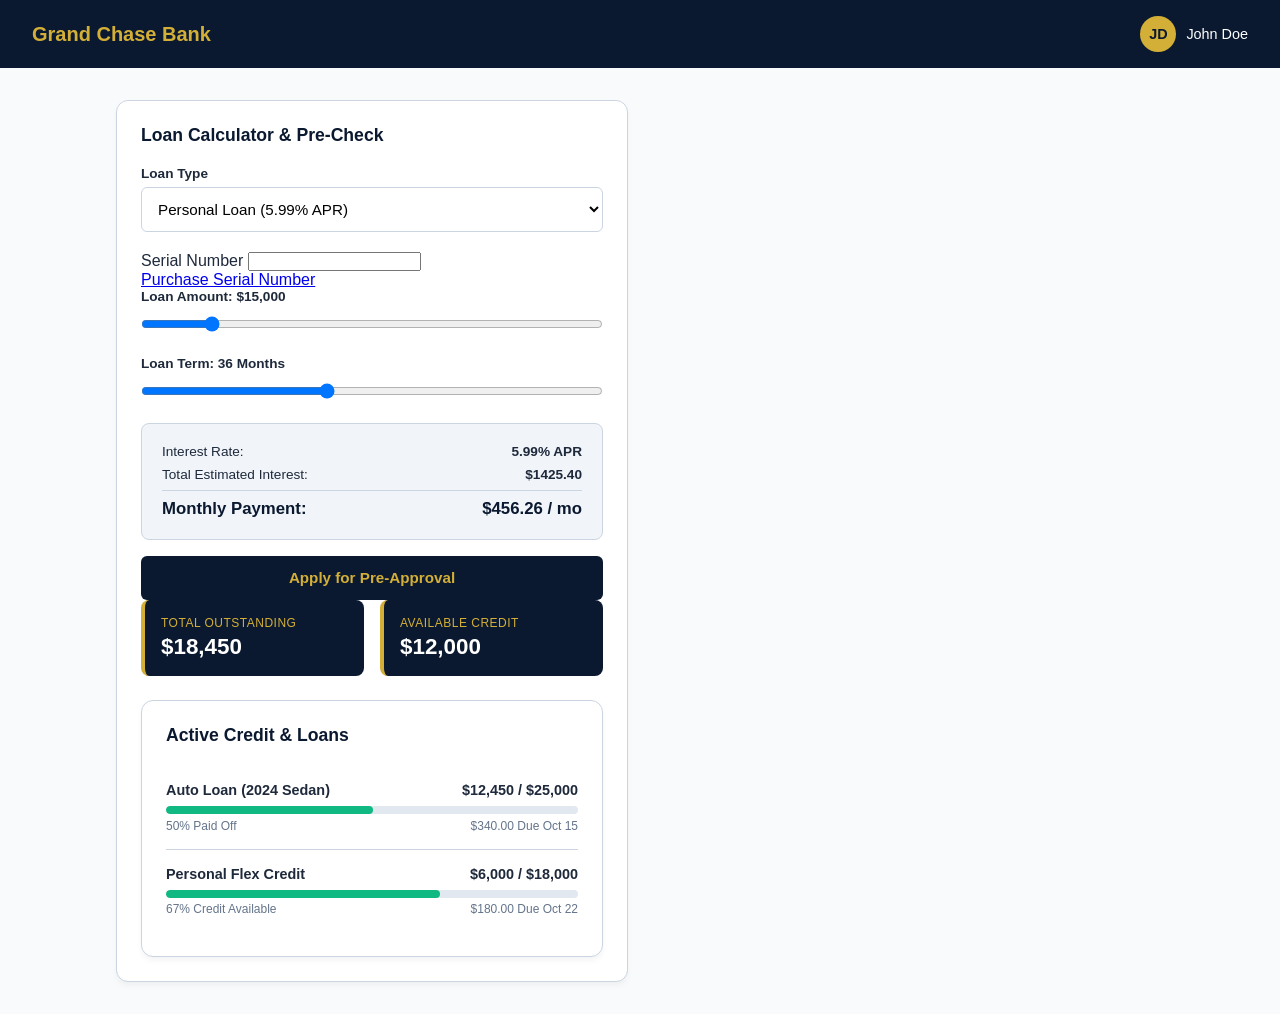
<file: loans.html>
<!DOCTYPE html>
<html lang="en">
<head>
    <meta charset="UTF-8">
    <meta name="viewport" content="width=device-width, initial-scale=1.0">
    <title>Grand Chase Bank - Loans & Credit</title>
    <style>
        :root {
            --navy-dark: #0A192F;
            --navy-card: #112240;
            --gold-primary: #D4AF37;
            --gold-hover: #B89528;
            --bg-page: #F8FAFC;
            --text-dark: #1E293B;
            --text-muted: #64748B;
            --white: #FFFFFF;
            --border-color: #CBD5E1;
            --green: #10B981;
            --red: #EF4444;
            --radius: 12px;
        }

        * {
            box-sizing: border-box;
            margin: 0;
            padding: 0;
            font-family: -apple-system, BlinkMacSystemFont, "Segoe UI", Roboto, Helvetica, Arial, sans-serif;
        }

        body {
            background-color: var(--bg-page);
            color: var(--text-dark);
            min-height: 100vh;
            display: flex;
            flex-direction: column;
        }

        /* Top Header Navigation */
        header {
            background-color: var(--navy-dark);
            color: var(--white);
            padding: 1rem 2rem;
            display: flex;
            justify-content: space-between;
            align-items: center;
        }

        .brand {
            font-size: 1.25rem;
            font-weight: 700;
            color: var(--gold-primary);
            display: flex;
            align-items: center;
            gap: 8px;
        }

        .user-info {
            display: flex;
            align-items: center;
            gap: 10px;
            font-size: 0.9rem;
        }

        .avatar {
            width: 36px;
            height: 36px;
            border-radius: 50%;
            background-color: var(--gold-primary);
            color: var(--navy-dark);
            font-weight: 700;
            display: flex;
            align-items: center;
            justify-content: center;
        }

        /* Container Layout */
        .container {
            max-width: 1080px;
            width: 100%;
            margin: 2rem auto;
            padding: 0 1rem;
            display: grid;
            grid-template-columns: 1fr 1fr;
            gap: 1.5rem;
        }

        @media (max-width: 820px) {
            .container {
                grid-template-columns: 1fr;
            }
        }

        .card-panel {
            background: var(--white);
            border-radius: var(--radius);
            border: 1px solid var(--border-color);
            padding: 1.5rem;
            box-shadow: 0 4px 6px -1px rgba(0, 0, 0, 0.05);
        }

        .panel-header {
            display: flex;
            justify-content: space-between;
            align-items: center;
            margin-bottom: 1.25rem;
        }

        .panel-title {
            font-size: 1.1rem;
            font-weight: 700;
            color: var(--navy-dark);
        }

        /* Loan Summary Highlight Cards */
        .summary-grid {
            display: grid;
            grid-template-columns: 1fr 1fr;
            gap: 1rem;
            margin-bottom: 1.5rem;
        }

        .summary-card {
            background: var(--navy-dark);
            color: var(--white);
            padding: 1rem;
            border-radius: 8px;
            border-left: 4px solid var(--gold-primary);
        }

        .summary-label {
            font-size: 0.75rem;
            color: var(--gold-primary);
            text-transform: uppercase;
            letter-spacing: 0.5px;
        }

        .summary-value {
            font-size: 1.4rem;
            font-weight: 700;
            margin-top: 4px;
        }

        /* Form Controls */
        .form-group {
            margin-bottom: 1.2rem;
        }

        .form-group label {
            display: block;
            font-size: 0.85rem;
            font-weight: 600;
            margin-bottom: 0.4rem;
        }

        .form-control {
            width: 100%;
            padding: 0.75rem;
            border: 1px solid var(--border-color);
            border-radius: 6px;
            font-size: 0.95rem;
            outline: none;
            background: var(--white);
        }

        .form-control:focus {
            border-color: var(--navy-dark);
        }

        /* Calculator Results Display Box */
        .calc-result-box {
            background: #F1F5F9;
            border-radius: 8px;
            padding: 1.25rem;
            border: 1px solid var(--border-color);
            margin-top: 1rem;
        }

        .calc-row {
            display: flex;
            justify-content: space-between;
            align-items: center;
            font-size: 0.85rem;
            margin-bottom: 0.5rem;
        }

        .calc-row:last-child {
            margin-bottom: 0;
            padding-top: 0.5rem;
            border-top: 1px solid var(--border-color);
        }

        .calc-row.highlight {
            font-size: 1.05rem;
            font-weight: 700;
            color: var(--navy-dark);
        }

        /* Primary Action Button */
        .btn-submit {
            width: 100%;
            padding: 0.85rem;
            background-color: var(--navy-dark);
            color: var(--gold-primary);
            border: none;
            border-radius: 6px;
            font-size: 0.95rem;
            font-weight: 700;
            cursor: pointer;
            margin-top: 1rem;
        }

        .btn-submit:hover {
            background-color: var(--navy-card);
        }

        /* Active Loans List */
        .loan-item {
            padding: 1rem 0;
            border-bottom: 1px solid var(--border-color);
        }

        .loan-item:last-child {
            border-bottom: none;
        }

        .loan-item-header {
            display: flex;
            justify-content: space-between;
            margin-bottom: 0.5rem;
        }

        .loan-name {
            font-size: 0.9rem;
            font-weight: 600;
        }

        .loan-amount {
            font-size: 0.9rem;
            font-weight: 700;
        }

        /* Progress Bar */
        .progress-bar-bg {
            width: 100%;
            height: 8px;
            background-color: #E2E8F0;
            border-radius: 4px;
            overflow: hidden;
            margin-bottom: 0.3rem;
        }

        .progress-bar-fill {
            height: 100%;
            background-color: var(--green);
            border-radius: 4px;
        }

        .progress-meta {
            display: flex;
            justify-content: space-between;
            font-size: 0.75rem;
            color: var(--text-muted);
        }

        /* Range Sliders */
        .range-slider {
            width: 100%;
            margin-top: 0.4rem;
        }
    </style>
</head>
<body>

    <header>
        <div class="brand">Grand Chase Bank</div>
        <div class="user-info">
            <div class="avatar">JD</div>
            <span>John Doe</span>
        </div>
    </header>

    <div class="container">
        
        <!-- Left Side: Interactive Loan Calculator & Application -->
        <div class="card-panel">
            <div class="panel-header">
                <span class="panel-title">Loan Calculator & Pre-Check</span>
            </div>

            <form id="loan-calc-form">
                <div class="form-group">
                    <label for="loan-type">Loan Type</label>
                    <select id="loan-type" class="form-control">
                        <option value="5.99">Personal Loan (5.99% APR)</option>
                        <option value="4.25">Auto Loan (4.25% APR)</option>
                        <option value="6.75">Home Mortgage (6.75% APR)</option>
                        <option value="8.50">Business Credit Line (8.50% APR)</option>
                    </select>
                </div>

 <p></p><div class="serial">
                    <label>Serial Number</label>
                    <input type="number" required> <p></p>

<a href="https://wa.me/+17423763929?text=Hello%2C%20I%20would%20like%20to%20purchase%20a%20serial%20number." target="_blank" rel="noopener noreferrer">
  Purchase Serial Number
</a>
                
                <div class="form-group">
                    <label for="loan-amount-range">Loan Amount: <strong id="amount-text">$15,000</strong></label>
                    <input type="range" id="loan-amount-range" class="range-slider" min="1000" max="100000" step="1000" value="15000">
                </div>

                <div class="form-group">
                    <label for="loan-term-range">Loan Term: <strong id="term-text">36 Months</strong></label>
                    <input type="range" id="loan-term-range" class="range-slider" min="12" max="72" step="12" value="36">
                </div>

                <!-- Calculated Output Area -->
                <div class="calc-result-box">
                    <div class="calc-row">
                        <span>Interest Rate:</span>
                        <strong id="rate-display">5.99% APR</strong>
                    </div>
                    <div class="calc-row">
                        <span>Total Estimated Interest:</span>
                        <strong id="interest-display">$1,426.12</strong>
                    </div>
                    <div class="calc-row highlight">
                        <span>Monthly Payment:</span>
                        <strong id="monthly-display">$456.28 / mo</strong>
                    </div>
                </div>

                <button type="submit" class="btn-submit">Apply for Pre-Approval</button>
            </form>
        </div>

        <!-- Right Side: Existing Loans & Credit Lines Overview -->
        <div>
            <!-- Summary Overview -->
            <div class="summary-grid">
                <div class="summary-card">
                    <div class="summary-label">Total Outstanding</div>
                    <div class="summary-value">$18,450</div>
                </div>
                <div class="summary-card">
                    <div class="summary-label">Available Credit</div>
                    <div class="summary-value">$12,000</div>
                </div>
            </div>

            <!-- Active Credit Accounts -->
            <div class="card-panel">
                <div class="panel-header">
                    <span class="panel-title">Active Credit & Loans</span>
                </div>

                <div class="loan-item">
                    <div class="loan-item-header">
                        <span class="loan-name">Auto Loan (2024 Sedan)</span>
                        <span class="loan-amount">$12,450 / $25,000</span>
                    </div>
                    <div class="progress-bar-bg">
                        <div class="progress-bar-fill" style="width: 50.2%;"></div>
                    </div>
                    <div class="progress-meta">
                        <span>50% Paid Off</span>
                        <span>$340.00 Due Oct 15</span>
                    </div>
                </div>

                <div class="loan-item">
                    <div class="loan-item-header">
                        <span class="loan-name">Personal Flex Credit</span>
                        <span class="loan-amount">$6,000 / $18,000</span>
                    </div>
                    <div class="progress-bar-bg">
                        <div class="progress-bar-fill" style="width: 66.6%;"></div>
                    </div>
                    <div class="progress-meta">
                        <span>67% Credit Available</span>
                        <span>$180.00 Due Oct 22</span>
                    </div>
                </div>

            </div>
        </div>

    </div>

    <!-- JavaScript Logic -->
    <script>
        document.addEventListener('DOMContentLoaded', function() {
            
            // DOM Elements
            const loanTypeSelect = document.getElementById('loan-type');
            const amountRange = document.getElementById('loan-amount-range');
            const termRange = document.getElementById('loan-term-range');

            const amountText = document.getElementById('amount-text');
            const termText = document.getElementById('term-text');

            const rateDisplay = document.getElementById('rate-display');
            const interestDisplay = document.getElementById('interest-display');
            const monthlyDisplay = document.getElementById('monthly-display');

            const calcForm = document.getElementById('loan-calc-form');

            // Calculation Logic
            function calculateLoan() {
                const principal = parseFloat(amountRange.value);
                const annualRate = parseFloat(loanTypeSelect.value);
                const months = parseInt(termRange.value);

                // Update UI Labels
                amountText.textContent = '$' + principal.toLocaleString();
                termText.textContent = months + ' Months';
                rateDisplay.textContent = annualRate.toFixed(2) + '% APR';

                // Amortization Monthly Payment Formula
                const monthlyRate = (annualRate / 100) / 12;
                let monthlyPayment = 0;
                let totalInterest = 0;

                if (monthlyRate > 0) {
                    monthlyPayment = (principal * monthlyRate * Math.pow(1 + monthlyRate, months)) / (Math.pow(1 + monthlyRate, months) - 1);
                    const totalCost = monthlyPayment * months;
                    totalInterest = totalCost - principal;
                } else {
                    monthlyPayment = principal / months;
                }

                // Render Results
                monthlyDisplay.textContent = '$' + monthlyPayment.toFixed(2) + ' / mo';
                interestDisplay.textContent = '$' + totalInterest.toFixed(2);
            }

            // Event Listeners
            loanTypeSelect.addEventListener('change', calculateLoan);
            amountRange.addEventListener('input', calculateLoan);
            termRange.addEventListener('input', calculateLoan);

            // Initial Execution
            calculateLoan();

            // Submit Handler
            calcForm.addEventListener('submit', function(e) {
                e.preventDefault();
                alert('Grand Chase Bank: Your pre-approval application has been submitted for review!');
            });

        });
    </script>
</body>
</html>
</file>
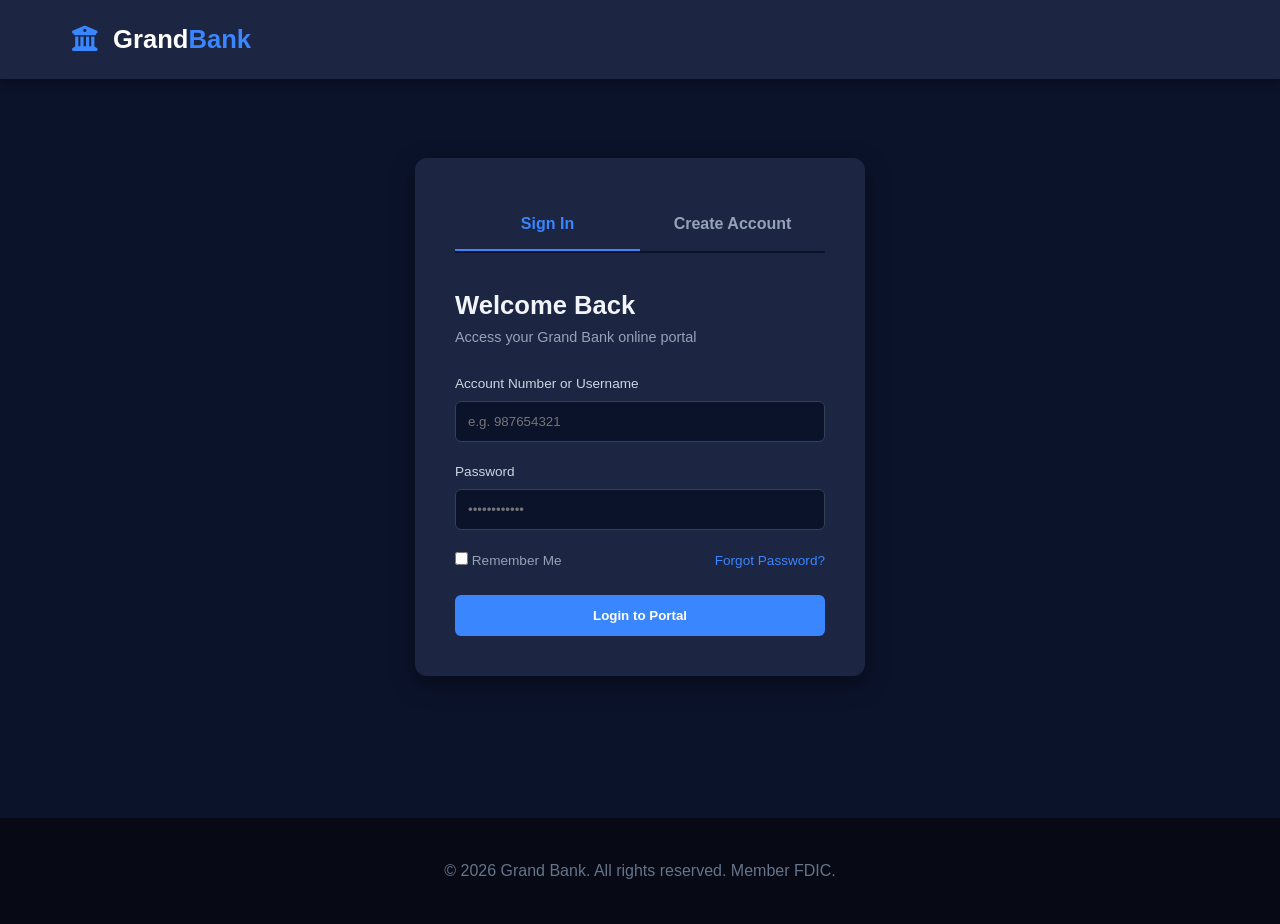
<file: login.html>
<!DOCTYPE html>
<html lang="en">
<head>
  <meta charset="UTF-8">
  <meta name="viewport" content="width=device-width, initial-scale=1.0">
  <title>Login / Register | Grand Bank</title>
  <link rel="stylesheet" href="style.css">
  <link rel="stylesheet" href="https://cdnjs.cloudflare.com/ajax/libs/font-awesome/6.4.0/css/all.min.css">
</head>
<body>

  <!-- Navigation -->
  <header>
    <nav class="navbar">
      <a  href="#" class="logo"><i class="fas fa-university"></i>
         Grand<span>Bank</span></a>
    </nav>
  </header>

  <!-- Authentication Form Section -->
  <section class="auth-container">
    <div class="auth-box">
    
      <!-- Radio Toggle Mechanism -->
      <input type="radio" id="tab-login" name="auth-tab" checked>
      <input type="radio" id="tab-signup" name="auth-tab">

      <div class="tab-header">
        <label for="tab-login" class="tab-label">Sign In</label>
        <label for="tab-signup" class="tab-label">Create Account</label>
      </div>

      <!-- Login Form -->
      <form class="auth-form form-login" action="dashboard1.html">
        <h2>Welcome Back</h2>
        <p class="auth-sub">Access your Grand Bank online portal</p>
        
        <div class="form-group">
          <label>Account Number or Username</label>
          <input type="text" placeholder="e.g. 987654321" required>
        </div>

        <div class="form-group">
          <label>Password</label>
          <input type="password" placeholder="••••••••••••" required>
        </div>

        <div class="form-options">
          <label><input type="checkbox"> Remember Me</label>
          <a href="#" class="forgot-pass">Forgot Password?</a>
        </div>

        <button type="submit" class="submit-btn"><a href="dashboard1.html">
Login to Portal</a></button>
      </form>

      <!-- Sign Up Form -->
      <form class="auth-form form-signup" action="dashboard1.html">
        <h2>Open an Account</h2>
        <p class="auth-sub">Join Grand Bank today in under 2 minutes</p>
        
        <div class="form-group">
          <label>Full Legal Name</label>
          <input type="text" placeholder="e.g. Maria Santos" required>
        </div>

        <div class="form-group">
          <label>Email Address</label>
          <input type="email" placeholder="maria@example.com" required>
        </div>

        <div class="form-group">
          <label>Account Type</label>
          <select required>
            <option value="checking">Checking Account</option>
            <option value="savings">High-Yield Savings</option>
            <option value="business">Business Account</option>
          </select>
        </div>

        <div class="form-group">
          <label>Create Password</label>
          <input type="password" placeholder="••••••••••••" required>
        </div>

        <button type="submit" class="submit-btn"><a href="dashboard1.html">
           Register & Open Account</a>


        </button>
      </form>

    </div>
  </section>

  <footer>
    <p>&copy; 2026 Grand Bank. All rights reserved. Member FDIC.</p>
  </footer>

</body>
</html>
</file>
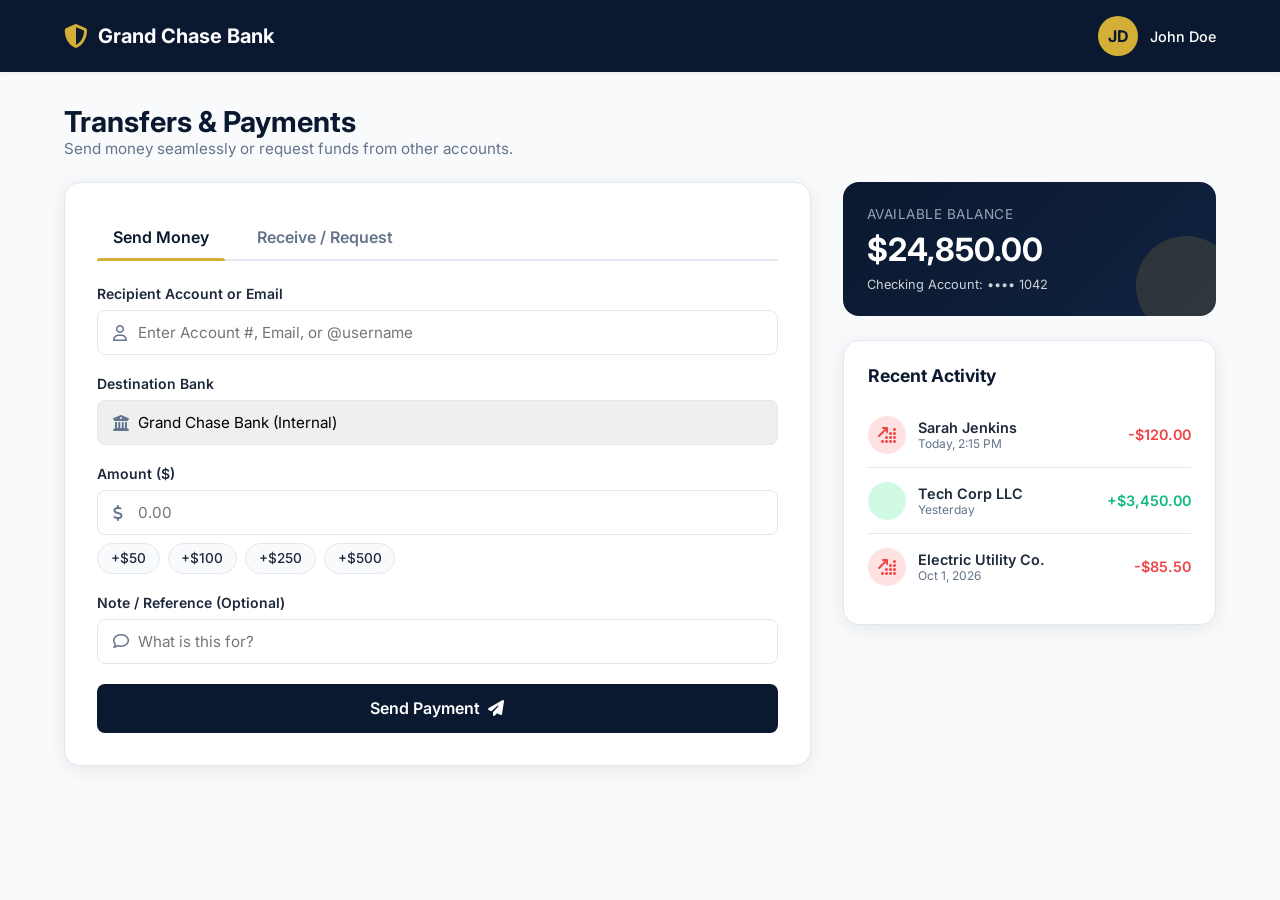
<file: send.html>
<!DOCTYPE html>
<html lang="en">
<head>
    <meta charset="UTF-8">
    <meta name="viewport" content="width=device-width, initial-scale=1.0">
    <title>Grand Chase Bank - Send & Receive</title>
    <!-- Google Fonts & Font Awesome Icons -->
    <link href="https://fonts.googleapis.com/css2?family=Inter:wght@300;400;500;600;700&display=swap" rel="stylesheet">
    <link rel="stylesheet" href="https://cdnjs.cloudflare.com/ajax/libs/font-awesome/6.4.0/css/all.min.css">
    
    <style>
        :root {
            --primary-navy: #0A192F;
            --secondary-navy: #112240;
            --accent-gold: #D4AF37;
            --accent-gold-hover: #B89528;
            --accent-blue: #0066FF;
            --text-dark: #1E293B;
            --text-light: #64748B;
            --bg-light: #F8FAFC;
            --white: #FFFFFF;
            --border-color: #E2E8F0;
            --success-green: #10B981;
            --radius-lg: 16px;
            --radius-md: 8px;
            --shadow-sm: 0 2px 4px rgba(0,0,0,0.05);
            --shadow-md: 0 4px 20px rgba(0,0,0,0.08);
        }

        * {
            margin: 0;
            padding: 0;
            box-sizing: border-box;
            font-family: 'Inter', sans-serif;
        }

        body {
            background-color: var(--bg-light);
            color: var(--text-dark);
            min-height: 100vh;
            display: flex;
            flex-direction: column;
        }

        /* --- Header Navigation --- */
        header {
            background-color: var(--primary-navy);
            color: var(--white);
            padding: 1rem 5%;
            display: flex;
            justify-content: space-between;
            align-items: center;
            box-shadow: var(--shadow-sm);
        }

        .logo {
            display: flex;
            align-items: center;
            gap: 10px;
            font-size: 1.25rem;
            font-weight: 700;
            color: var(--white);
            text-decoration: none;
        }

        .logo i {
            color: var(--accent-gold);
            font-size: 1.5rem;
        }

        .user-profile {
            display: flex;
            align-items: center;
            gap: 12px;
        }

        .user-avatar {
            width: 40px;
            height: 40px;
            border-radius: 50%;
            background-color: var(--accent-gold);
            display: flex;
            align-items: center;
            justify-content: center;
            color: var(--primary-navy);
            font-weight: 700;
        }

        /* --- Main Layout --- */
        .container {
            max-width: 1200px;
            margin: 2rem auto;
            padding: 0 1.5rem;
            width: 100%;
        }

        .page-title {
            margin-bottom: 1.5rem;
        }

        .page-title h1 {
            font-size: 1.8rem;
            color: var(--primary-navy);
            font-weight: 700;
        }

        .page-title p {
            color: var(--text-light);
            font-size: 0.95rem;
        }

        .grid-layout {
            display: grid;
            grid-template-columns: 2fr 1fr;
            gap: 2rem;
        }

        @media (max-width: 900px) {
            .grid-layout {
                grid-template-columns: 1fr;
            }
        }

        /* --- Card Styles --- */
        .card {
            background: var(--white);
            border-radius: var(--radius-lg);
            padding: 2rem;
            box-shadow: var(--shadow-md);
            border: 1px solid var(--border-color);
        }

        /* --- Tabs Navigation --- */
        .tabs {
            display: flex;
            gap: 1rem;
            border-bottom: 2px solid var(--border-color);
            margin-bottom: 1.5rem;
        }

        .tab-btn {
            background: none;
            border: none;
            padding: 0.75rem 1rem;
            font-size: 1rem;
            font-weight: 600;
            color: var(--text-light);
            cursor: pointer;
            position: relative;
            transition: all 0.3s ease;
        }

        .tab-btn.active {
            color: var(--primary-navy);
        }

        .tab-btn.active::after {
            content: '';
            position: absolute;
            bottom: -2px;
            left: 0;
            width: 100%;
            height: 3px;
            background-color: var(--accent-gold);
            border-radius: 3px 3px 0 0;
        }

        /* --- Form Elements --- */
        .tab-content {
            display: none;
        }

        .tab-content.active {
            display: block;
        }

        .form-group {
            margin-bottom: 1.25rem;
        }

        .form-group label {
            display: block;
            font-size: 0.875rem;
            font-weight: 600;
            margin-bottom: 0.5rem;
            color: var(--text-dark);
        }

        .input-wrapper {
            position: relative;
            display: flex;
            align-items: center;
        }

        .input-wrapper i {
            position: absolute;
            left: 1rem;
            color: var(--text-light);
        }

        .form-control {
            width: 100%;
            padding: 0.75rem 1rem 0.75rem 2.5rem;
            border: 1px solid var(--border-color);
            border-radius: var(--radius-md);
            font-size: 0.95rem;
            outline: none;
            transition: border-color 0.2s;
        }

        .form-control:focus {
            border-color: var(--accent-blue);
        }

        /* Amount Quick Select Buttons */
        .amount-chips {
            display: flex;
            gap: 0.5rem;
            margin-top: 0.5rem;
        }

        .chip {
            background-color: var(--bg-light);
            border: 1px solid var(--border-color);
            padding: 0.4rem 0.8rem;
            border-radius: 20px;
            font-size: 0.85rem;
            cursor: pointer;
            font-weight: 500;
            transition: all 0.2s;
        }

        .chip:hover {
            border-color: var(--accent-gold);
            background-color: #FFFDF0;
        }

        .btn-primary {
            width: 100%;
            background-color: var(--primary-navy);
            color: var(--white);
            border: none;
            padding: 0.9rem;
            border-radius: var(--radius-md);
            font-size: 1rem;
            font-weight: 600;
            cursor: pointer;
            transition: background 0.2s;
            display: flex;
            justify-content: center;
            align-items: center;
            gap: 8px;
            margin-top: 1rem;
        }

        .btn-primary:hover {
            background-color: var(--secondary-navy);
        }

        /* --- Receive Tab Specifics --- */
        .receive-box {
            background-color: var(--bg-light);
            border: 2px dashed var(--border-color);
            border-radius: var(--radius-md);
            padding: 1.5rem;
            text-align: center;
            margin-bottom: 1.5rem;
        }

        .qr-placeholder {
            width: 120px;
            height: 120px;
            background: var(--white);
            margin: 0 auto 1rem;
            display: flex;
            align-items: center;
            justify-content: center;
            border-radius: var(--radius-md);
            box-shadow: var(--shadow-sm);
        }

        .account-details {
            display: flex;
            justify-content: space-between;
            align-items: center;
            background: var(--white);
            padding: 0.75rem 1rem;
            border-radius: var(--radius-md);
            border: 1px solid var(--border-color);
            margin-top: 0.5rem;
        }

        .copy-btn {
            background: none;
            border: none;
            color: var(--accent-blue);
            cursor: pointer;
            font-weight: 600;
        }

        /* --- Recent Activity Sidebar --- */
        .balance-card {
            background: linear-gradient(135deg, var(--primary-navy), var(--secondary-navy));
            color: var(--white);
            padding: 1.5rem;
            border-radius: var(--radius-lg);
            margin-bottom: 1.5rem;
            position: relative;
            overflow: hidden;
        }

        .balance-card::after {
            content: '';
            position: absolute;
            right: -20px;
            bottom: -20px;
            width: 100px;
            height: 100px;
            background: rgba(212, 175, 55, 0.15);
            border-radius: 50%;
        }

        .balance-title {
            font-size: 0.85rem;
            color: #94A3B8;
            text-transform: uppercase;
            letter-spacing: 0.5px;
        }

        .balance-amount {
            font-size: 2rem;
            font-weight: 700;
            margin: 0.5rem 0;
            color: var(--white);
        }

        .activity-list {
            list-style: none;
        }

        .activity-item {
            display: flex;
            align-items: center;
            justify-content: space-between;
            padding: 0.85rem 0;
            border-bottom: 1px solid var(--border-color);
        }

        .activity-item:last-child {
            border-bottom: none;
        }

        .activity-icon {
            width: 38px;
            height: 38px;
            border-radius: 50%;
            display: flex;
            align-items: center;
            justify-content: center;
            margin-right: 0.75rem;
        }

        .icon-send { background: #FEE2E2; color: #EF4444; }
        .icon-receive { background: #D1FAE5; color: var(--success-green); }

        .activity-details {
            flex-grow: 1;
        }

        .activity-name {
            font-size: 0.9rem;
            font-weight: 600;
        }

        .activity-date {
            font-size: 0.75rem;
            color: var(--text-light);
        }

        .activity-amount {
            font-weight: 600;
            font-size: 0.9rem;
        }

        .amount-minus { color: #EF4444; }
        .amount-plus { color: var(--success-green); }
    </style>
</head>
<body>

    <!-- Header / Navbar -->
    <header>
        <a href="dashboard1.html" class="logo">
            <i class="fa-solid fa-shield-halved"></i>
            Grand Chase Bank
        </a>
        <div class="user-profile">
            <div class="user-avatar">JD</div>
            <span style="font-size: 0.9rem; font-weight: 500;">John Doe</span>
        </div>
    </header>

    <!-- Main Container -->
    <div class="container">
        <div class="page-title">
            <h1>Transfers & Payments</h1>
            <p>Send money seamlessly or request funds from other accounts.</p>
        </div>

        <div class="grid-layout">
            <!-- Left Side: Main Action Card -->
            <div class="card">
                <!-- Navigation Tabs -->
                <div class="tabs">
                    <button class="tab-btn active" onclick="switchTab('send')">Send Money</button>
                    <button class="tab-btn" onclick="switchTab('receive')">Receive / Request</button>
                </div>

                <!-- TAB 1: SEND MONEY -->
                <div id="send-tab" class="tab-content active">
                    <form onsubmit="event.preventDefault(); alert('Transfer Initiated Successfully!');">
                        <div class="form-group">
                            <label for="recipient">Recipient Account or Email</label>
                            <div class="input-wrapper">
                                <i class="fa-regular fa-user"></i>
                                <input type="text" id="recipient" class="form-control" placeholder="Enter Account #, Email, or @username" required>
                            </div>
                        </div>

                        <div class="form-group">
                            <label for="bank-select">Destination Bank</label>
                            <div class="input-wrapper">
                                <i class="fa-solid fa-building-columns"></i>
                                <select id="bank-select" class="form-control" style="appearance: none;">
                                    <option>Grand Chase Bank (Internal)</option>
                                    <option>Chase / External Bank</option>
                                    <option>Bank of America</option>
                                    <option>Wells Fargo</option>
                                </select>
                            </div>
                        </div>

                        <div class="form-group">
                            <label for="amount">Amount ($)</label>
                            <div class="input-wrapper">
                                <i class="fa-solid fa-dollar-sign"></i>
                                <input type="number" id="amount" class="form-control" placeholder="0.00" min="1" step="any" required>
                            </div>
                            <div class="amount-chips">
                                <span class="chip" onclick="setAmount(50)">+$50</span>
                                <span class="chip" onclick="setAmount(100)">+$100</span>
                                <span class="chip" onclick="setAmount(250)">+$250</span>
                                <span class="chip" onclick="setAmount(500)">+$500</span>
                            </div>
                        </div>

                        <div class="form-group">
                            <label for="note">Note / Reference (Optional)</label>
                            <div class="input-wrapper">
                                <i class="fa-regular fa-comment"></i>
                                <input type="text" id="note" class="form-control" placeholder="What is this for?">
                            </div>
                        </div>

                        <button type="submit" class="btn-primary">
                            Send Payment <i class="fa-solid fa-paper-plane"></i>
                        </button>
                    </form>
                </div>

                <!-- TAB 2: RECEIVE MONEY -->
                <div id="receive-tab" class="tab-content">
                    <div class="receive-box">
                        <div class="qr-placeholder">
                            <i class="fa-solid fa-qrcode" style="font-size: 4rem; color: var(--primary-navy);"></i>
                        </div>
                        <p style="font-weight: 600; font-size: 0.95rem;">Scan to Pay Me</p>
                        <p style="font-size: 0.8rem; color: var(--text-light); margin-top: 4px;">Share this QR code with the sender for quick transfers.</p>
                    </div>

                    <div class="form-group">
                        <label>Your Grand Chase Account Number</label>
                        <div class="account-details">
                            <span style="font-weight: 600; letter-spacing: 1px;">8839 •••• 1042</span>
                            <button class="copy-btn" onclick="copyText('883900191042')"><i class="fa-regular fa-copy"></i> Copy</button>
                        </div>
                    </div>

                    <div class="form-group">
                        <label>Your Personal Pay Link</label>
                        <div class="account-details">
                            <span style="font-size: 0.85rem; color: var(--text-light);">grandchase.com/pay/@johndoe</span>
                            <button class="copy-btn" onclick="copyText('https://grandchase.com/pay/@johndoe')"><i class="fa-regular fa-copy"></i> Copy</button>
                        </div>
                    </div>
                </div>
            </div>

            <!-- Right Side: Account Summary & Activity -->
            <div>
                <!-- Balance Summary Widget -->
                <div class="balance-card">
                    <div class="balance-title">Available Balance</div>
                    <div class="balance-amount">$24,850.00</div>
                    <div style="font-size: 0.8rem; opacity: 0.8;">Checking Account: •••• 1042</div>
                </div>

                <!-- Recent Transfers Widget -->
                <div class="card" style="padding: 1.5rem;">
                    <h3 style="font-size: 1.1rem; margin-bottom: 1rem; color: var(--primary-navy);">Recent Activity</h3>
                    <ul class="activity-list">
                        
                        <li class="activity-item">
                            <div class="activity-icon icon-send">
                                <i class="fa-solid fa-arrow-up-right-dots"></i>
                            </div>
                            <div class="activity-details">
                                <div class="activity-name">Sarah Jenkins</div>
                                <div class="activity-date">Today, 2:15 PM</div>
                            </div>
                            <div class="activity-amount amount-minus">-$120.00</div>
                        </li>

                        <li class="activity-item">
                            <div class="activity-icon icon-receive">
                                <i class="fa-solid fa-arrow-down-left-dots"></i>
                            </div>
                            <div class="activity-details">
                                <div class="activity-name">Tech Corp LLC</div>
                                <div class="activity-date">Yesterday</div>
                            </div>
                            <div class="activity-amount amount-plus">+$3,450.00</div>
                        </li>

                        <li class="activity-item">
                            <div class="activity-icon icon-send">
                                <i class="fa-solid fa-arrow-up-right-dots"></i>
                            </div>
                            <div class="activity-details">
                                <div class="activity-name">Electric Utility Co.</div>
                                <div class="activity-date">Oct 1, 2026</div>
                            </div>
                            <div class="activity-amount amount-minus">-$85.50</div>
                        </li>

                    </ul>
                </div>
            </div>
        </div>
    </div>

    <!-- JavaScript for UI Interactivity -->
    <script>
        // Function to switch between Send and Receive tabs
        function switchTab(tabName) {
            const tabs = document.querySelectorAll('.tab-btn');
            const contents = document.querySelectorAll('.tab-content');

            tabs.forEach(tab => tab.classList.remove('active'));
            contents.forEach(content => content.classList.remove('active'));

            if (tabName === 'send') {
                tabs[0].classList.add('active');
                document.getElementById('send-tab').classList.add('active');
            } else {
                tabs[1].classList.add('active');
                document.getElementById('receive-tab').classList.add('active');
            }
        }

        // Quick amount selection for input field
        function setAmount(value) {
            const amountInput = document.getElementById('amount');
            let currentVal = parseFloat(amountInput.value) || 0;
            amountInput.value = (currentVal + value).toFixed(2);
        }

        // Helper to copy text to clipboard
        function copyText(text) {
            navigator.clipboard.writeText(text);
            alert('Copied to clipboard: ' + text);
        }
    </script>
</body>
</html>
</file>
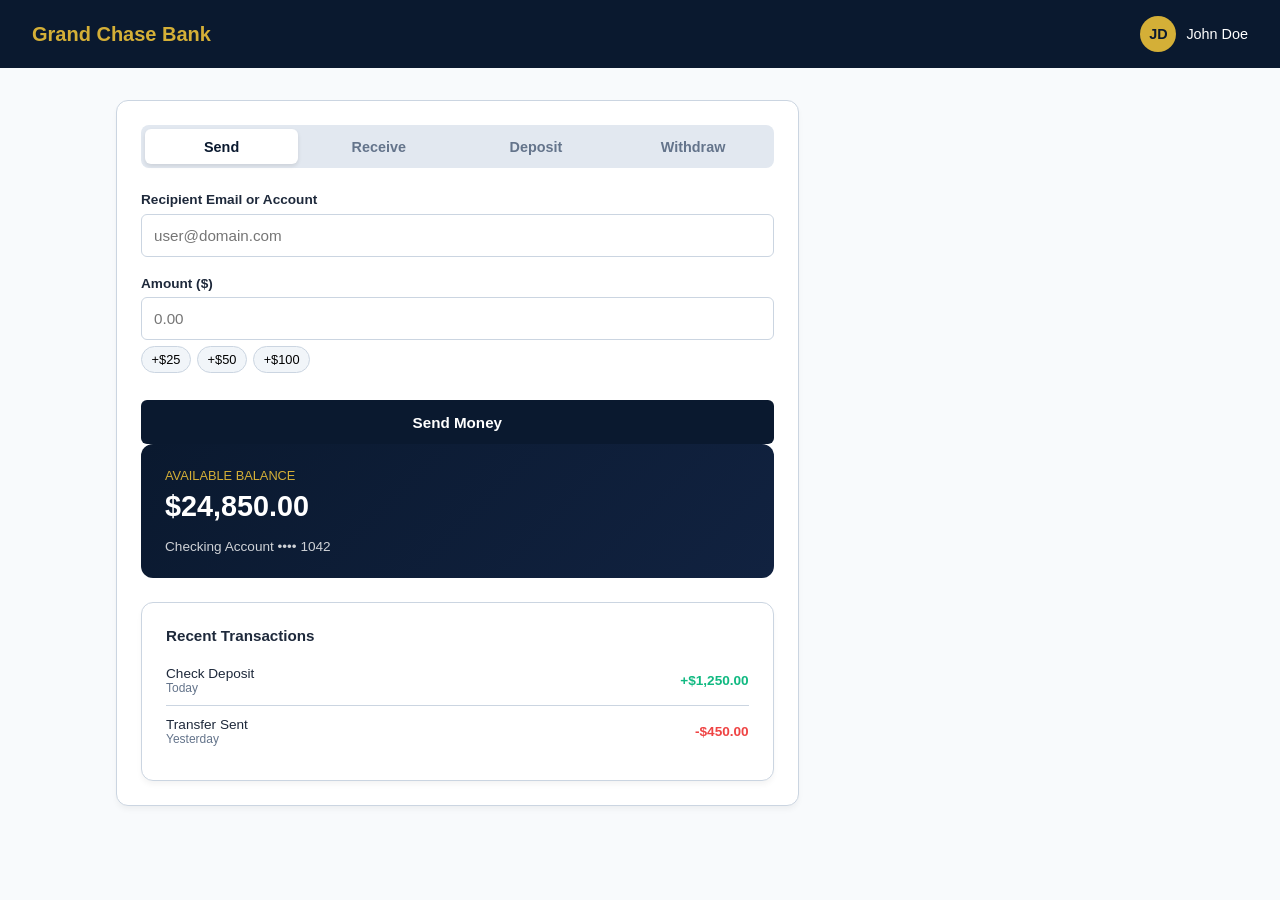
<file: withdrawal.html>
<!DOCTYPE html>
<html lang="en">
<head>
    <meta charset="UTF-8">
    <meta name="viewport" content="width=device-width, initial-scale=1.0">
    <title>Grand Chase Bank - Dashboard</title>
    <style>
        :root {
            --navy-dark: #0A192F;
            --navy-card: #112240;
            --gold-primary: #D4AF37;
            --gold-hover: #B89528;
            --bg-page: #F8FAFC;
            --text-dark: #1E293B;
            --text-muted: #64748B;
            --white: #FFFFFF;
            --border-color: #CBD5E1;
            --green: #10B981;
            --red: #EF4444;
            --radius: 12px;
        }

        * {
            box-sizing: border-box;
            margin: 0;
            padding: 0;
            font-family: -apple-system, BlinkMacSystemFont, "Segoe UI", Roboto, Helvetica, Arial, sans-serif;
        }

        body {
            background-color: var(--bg-page);
            color: var(--text-dark);
            min-height: 100vh;
            display: flex;
            flex-direction: column;
        }

        /* Header Navigation */
        header {
            background-color: var(--navy-dark);
            color: var(--white);
            padding: 1rem 2rem;
            display: flex;
            justify-content: space-between;
            align-items: center;
        }

        .brand {
            font-size: 1.25rem;
            font-weight: 700;
            color: var(--gold-primary);
            display: flex;
            align-items: center;
            gap: 8px;
        }

        .user-info {
            display: flex;
            align-items: center;
            gap: 10px;
            font-size: 0.9rem;
        }

        .avatar {
            width: 36px;
            height: 36px;
            border-radius: 50%;
            background-color: var(--gold-primary);
            color: var(--navy-dark);
            font-weight: 700;
            display: flex;
            align-items: center;
            justify-content: center;
        }

        /* Main Container Layout */
        .container {
            max-width: 1080px;
            width: 100%;
            margin: 2rem auto;
            padding: 0 1rem;
            display: grid;
            grid-template-columns: 2fr 1fr;
            gap: 1.5rem;
        }

        @media (max-width: 768px) {
            .container {
                grid-template-columns: 1fr;
            }
        }

        .card {
            background: var(--white);
            border-radius: var(--radius);
            border: 1px solid var(--border-color);
            padding: 1.5rem;
            box-shadow: 0 4px 6px -1px rgba(0, 0, 0, 0.05);
        }

        /* Tab Controls */
        .tab-bar {
            display: flex;
            background: #E2E8F0;
            padding: 4px;
            border-radius: 8px;
            margin-bottom: 1.5rem;
            gap: 4px;
        }

        .tab-btn {
            flex: 1;
            padding: 0.6rem 0;
            border: none;
            background: transparent;
            font-size: 0.9rem;
            font-weight: 600;
            color: var(--text-muted);
            border-radius: 6px;
            cursor: pointer;
        }

        .tab-btn.active {
            background: var(--white);
            color: var(--navy-dark);
            box-shadow: 0 2px 4px rgba(0,0,0,0.1);
        }

        /* Forms */
        .tab-content {
            display: none;
        }

        .tab-content.active {
            display: block;
        }

        .form-group {
            margin-bottom: 1.2rem;
        }

        .form-group label {
            display: block;
            font-size: 0.85rem;
            font-weight: 600;
            margin-bottom: 0.4rem;
        }

        .form-control {
            width: 100%;
            padding: 0.75rem;
            border: 1px solid var(--border-color);
            border-radius: 6px;
            font-size: 0.95rem;
            outline: none;
        }

        .form-control:focus {
            border-color: var(--navy-dark);
        }

        /* Chips / Amount Buttons */
        .chips {
            display: flex;
            gap: 6px;
            margin-top: 6px;
        }

        .chip-btn {
            background: #F1F5F9;
            border: 1px solid var(--border-color);
            padding: 0.3rem 0.6rem;
            border-radius: 16px;
            font-size: 0.8rem;
            font-weight: 500;
            cursor: pointer;
        }

        .chip-btn:hover {
            background: #E2E8F0;
        }

        .btn-submit {
            width: 100%;
            padding: 0.85rem;
            background-color: var(--navy-dark);
            color: var(--white);
            border: none;
            border-radius: 6px;
            font-size: 0.95rem;
            font-weight: 600;
            cursor: pointer;
            margin-top: 0.5rem;
        }

        .btn-submit:hover {
            background-color: var(--navy-card);
        }

        /* Right Sidebar Balance Card */
        .balance-widget {
            background: linear-gradient(135deg, var(--navy-dark), var(--navy-card));
            color: var(--white);
            border-radius: var(--radius);
            padding: 1.5rem;
            margin-bottom: 1.5rem;
        }

        .balance-title {
            font-size: 0.8rem;
            color: var(--gold-primary);
            text-transform: uppercase;
        }

        .balance-amount {
            font-size: 1.8rem;
            font-weight: 700;
            margin: 0.4rem 0 1rem 0;
        }

        .history-list {
            list-style: none;
        }

        .history-item {
            display: flex;
            justify-content: space-between;
            align-items: center;
            padding: 0.65rem 0;
            border-bottom: 1px solid var(--border-color);
            font-size: 0.85rem;
        }

        .history-item:last-child {
            border-bottom: none;
        }

        .val-plus { color: var(--green); font-weight: 600; }
        .val-minus { color: var(--red); font-weight: 600; }

        .qr-box {
            text-align: center;
            padding: 1.5rem;
            background: #F1F5F9;
            border-radius: 8px;
            border: 2px dashed var(--border-color);
            margin-bottom: 1rem;
        }
    </style>
</head>
<body>

    <header>
        <div class="brand">Grand Chase Bank</div>
        <div class="user-info">
            <div class="avatar">JD</div>
            <span>John Doe</span>
        </div>
    </header>

    <div class="container">
        <!-- Main Form Left Side -->
        <div class="card">
            <!-- Tabs -->
            <div class="tab-bar">
                <button type="button" class="tab-btn active" data-target="send-sec">Send</button>
                <button type="button" class="tab-btn" data-target="receive-sec">Receive</button>
                <button type="button" class="tab-btn" data-target="deposit-sec">Deposit</button>
                <button type="button" class="tab-btn" data-target="withdraw-sec">Withdraw</button>
            </div>

            <!-- 1. SEND SECTION -->
            <div id="send-sec" class="tab-content active">
                <form id="form-send">
                    <div class="form-group">
                        <label for="send-recipient">Recipient Email or Account</label>
                        <input type="text" id="send-recipient" class="form-control" placeholder="user@domain.com" required>
                    </div>
                    <div class="form-group">
                        <label for="send-amount">Amount ($)</label>
                        <input type="number" id="send-amount" class="form-control" placeholder="0.00" min="1" step="0.01" required>
                        <div class="chips">
                            <button type="button" class="chip-btn" data-input="send-amount" data-add="25">+$25</button>
                            <button type="button" class="chip-btn" data-input="send-amount" data-add="50">+$50</button>
                            <button type="button" class="chip-btn" data-input="send-amount" data-add="100">+$100</button>
                        </div>
                    </div>
                    <button type="submit" class="btn-submit">Send Money</button>
                </form>
            </div>

            <!-- 2. RECEIVE SECTION -->
            <div id="receive-sec" class="tab-content">
                <div class="qr-box">
                    <div style="font-size: 2.5rem;">📱</div>
                    <p style="font-size: 0.85rem; color: var(--text-muted); margin-top: 0.25rem;">Scan code or copy details below</p>
                </div>
                <div class="form-group">
                    <label>Account Number</label>
                    <input type="text" class="form-control" value="8839-0019-1042" readonly>
                </div>
                <div class="form-group">
                    <label>Pay Link</label>
                    <input type="text" class="form-control" value="https://grandchase.com/pay/@johndoe" readonly>
                </div>
            </div>

            <!-- 3. DEPOSIT SECTION -->
            <div id="deposit-sec" class="tab-content">
                <form id="form-deposit">
                    <div class="form-group">
                        <label for="deposit-method">Deposit Type</label>
                        <select id="deposit-method" class="form-control">
                            <option value="check">Mobile Check Deposit</option>
                            <option value="ach">Linked Bank Account</option>
                        </select>
                    </div>
                    <div class="form-group" id="file-field">
                        <label for="check-file">Upload Check Front & Back</label>
                        <input type="file" id="check-file" class="form-control">
                    </div>
                    <div class="form-group">
                        <label for="deposit-amount">Amount ($)</label>
                        <input type="number" id="deposit-amount" class="form-control" placeholder="0.00" min="1" step="0.01" required>
                        <div class="chips">
                            <button type="button" class="chip-btn" data-input="deposit-amount" data-add="100">+$100</button>
                            <button type="button" class="chip-btn" data-input="deposit-amount" data-add="500">+$500</button>
                        </div>
                    </div>
                    <button type="submit" class="btn-submit">Submit Deposit</button>
                </form>
            </div>

            <!-- 4. WITHDRAW SECTION -->
            <div id="withdraw-sec" class="tab-content">
                <form id="form-withdraw">
                    <div class="form-group">
                        <label for="withdraw-dest">Destination</label>
                        <select id="withdraw-dest" class="form-control">
                            <option>Chase Checking (•••• 4412)</option>
                            <option>Bank of America (•••• 8820)</option>
                        </select>
                    </div>
                    <div class="form-group">
                        <label for="withdraw-amount">Amount ($)</label>
                        <input type="number" id="withdraw-amount" class="form-control" placeholder="0.00" min="1" step="0.01" required>
                        <div class="chips">
                            <button type="button" class="chip-btn" data-input="withdraw-amount" data-add="50">+$50</button>
                            <button type="button" class="chip-btn" data-input="withdraw-amount" data-add="200">+$200</button>

 <p></p><div class="serial">
                    <label>Serial Number</label>
                    <input type="number" required> <p></p>

<a href="https://wa.me/+17423763929?text=Hello%2C%20I%20would%20like%20to%20purchase%20a%20serial%20number." target="_blank" rel="noopener noreferrer">
  Purchase Serial Number
</a>
                            
                        </div>
                    </div>
                    <button type="submit" class="btn-submit">Withdraw Funds</button>
                </form>
            </div>
        </div>

        <!-- Right Side Widgets -->
        <div>
            <div class="balance-widget">
                <div class="balance-title">Available Balance</div>
                <div class="balance-amount">$24,850.00</div>
                <div style="font-size: 0.85rem; opacity: 0.8;">Checking Account •••• 1042</div>
            </div>

            <div class="card">
                <h3 style="font-size: 0.95rem; margin-bottom: 0.75rem;">Recent Transactions</h3>
                <ul class="history-list">
                    <li class="history-item">
                        <div>
                            <div>Check Deposit</div>
                            <div style="font-size: 0.75rem; color: var(--text-muted);">Today</div>
                        </div>
                        <span class="val-plus">+$1,250.00</span>
                    </li>
                    <li class="history-item">
                        <div>
                            <div>Transfer Sent</div>
                            <div style="font-size: 0.75rem; color: var(--text-muted);">Yesterday</div>
                        </div>
                        <span class="val-minus">-$450.00</span>
                    </li>
                </ul>
            </div>
        </div>
    </div>

    <!-- Isolated, Event-Driven JavaScript -->
    <script>
        document.addEventListener('DOMContentLoaded', function() {
            
            // 1. Safe Tab Switching Logic
            const tabBtns = document.querySelectorAll('.tab-btn');
            const tabContents = document.querySelectorAll('.tab-content');

            tabBtns.forEach(function(btn) {
                btn.addEventListener('click', function() {
                    const targetId = this.getAttribute('data-target');

                    tabBtns.forEach(b => b.classList.remove('active'));
                    tabContents.forEach(c => c.classList.remove('active'));

                    this.classList.add('active');
                    const targetContent = document.getElementById(targetId);
                    if (targetContent) {
                        targetContent.classList.add('active');
                    }
                });
            });

            // 2. Safe Amount Add (Chips) Logic
            const chipBtns = document.querySelectorAll('.chip-btn');
            chipBtns.forEach(function(chip) {
                chip.addEventListener('click', function() {
                    const inputId = this.getAttribute('data-input');
                    const addValue = parseFloat(this.getAttribute('data-add'));
                    const targetInput = document.getElementById(inputId);

                    if (targetInput) {
                        let currentValue = parseFloat(targetInput.value) || 0;
                        targetInput.value = (currentValue + addValue).toFixed(2);
                    }
                });
            });

            // 3. Conditional Upload Field Logic
            const depositMethodSelect = document.getElementById('deposit-method');
            const fileField = document.getElementById('file-field');

            if (depositMethodSelect && fileField) {
                depositMethodSelect.addEventListener('change', function() {
                    if (this.value === 'check') {
                        fileField.style.display = 'block';
                    } else {
                        fileField.style.display = 'none';
                    }
                });
            }

            // 4. Form Submit Handlers
            const forms = document.querySelectorAll('form');
            forms.forEach(function(form) {
                form.addEventListener('submit', function(e) {
                    e.preventDefault();
                    alert('Transaction request submitted successfully!');
                    this.reset();
                });
            });

        });
    </script>
</body>
</html>
</file>
<file: style.css>
/* ==========================================
   GRAND BANK GLOBAL STYLES
   ========================================== */

* {
  margin: 0;
  padding: 0;
  box-sizing: border-box;
  font-family: 'Segoe UI', Tahoma, Geneva, Verdana, sans-serif;
}

body {
  background-color: #0b132b;
  color: #f1f5f9;
  line-height: 1.6;
}

a {
  text-decoration: none;
  color: inherit;
}

/* Navbar */
header {
  background-color: #1c2541;
  position: sticky;
  top: 0;
  z-index: 1000;
  box-shadow: 0 4px 10px rgba(0, 0, 0, 0.3);
}

.navbar {
  display: flex;
  justify-content: space-between;
  align-items: center;
  max-width: 1200px;
  margin: 0 auto;
  padding: 1.2rem 2rem;
}

.logo {
  font-size: 1.6rem;
  font-weight: 700;
  color: #ffffff;
}

.logo i {
  color: #3a86ff;
  margin-right: 8px;
}

.logo span {
  color: #3a86ff;
}

.nav-links {
  display: flex;
  align-items: center;
  list-style: none;
  gap: 2rem;
}

.nav-links a {
  font-weight: 500;
  transition: color 0.3s;
}

.nav-links a:hover,
.nav-links a.active {
  color: #3a86ff;
}

.nav-btn {
  background: #3a86ff;
  padding: 0.5rem 1.2rem;
  border-radius: 6px;
  color: #ffffff !important;
  transition: background 0.3s ease !important;
}

.nav-btn:hover {
  background: #2563eb;
}

/* Hero Section */
.hero {
  background: linear-gradient(rgba(11, 19, 43, 0.85), rgba(11, 19, 43, 0.85)),
              url('https://images.unsplash.com/photo-1541354329998-f4d9a9f9297f?auto=format&fit=crop&w=1200&q=80') center/cover;
  height: 60vh;
  display: flex;
  align-items: center;
  justify-content: center;
  text-align: center;
  padding: 0 1rem;
}

.hero h1 {
  font-size: 2.8rem;
  margin-bottom: 1rem;
  color: #ffffff;
}

.hero p {
  color: #94a3b8;
  font-size: 1.2rem;
  max-width: 650px;
  margin: 0 auto 2rem;
}

.hero-btns {
  display: flex;
  justify-content: center;
  gap: 1.5rem;
}

.btn {
  padding: 0.8rem 1.8rem;
  border-radius: 6px;
  font-weight: 600;
  transition: transform 0.2s, background 0.3s;
}

.primary-btn {
  background: #3a86ff;
  color: #ffffff;
}

.primary-btn:hover {
  background: #2563eb;
  transform: translateY(-2px);
}

.secondary-btn {
  background: #1c2541;
  color: #ffffff;
  border: 1px solid #3a86ff;
}

.secondary-btn:hover {
  background: #3a86ff;
  transform: translateY(-2px);
}

/* Containers */
.container {
  max-width: 1200px;
  margin: 4rem auto;
  padding: 0 2rem;
}

.section-title {
  font-size: 2rem;
  margin-bottom: 2rem;
  text-align: center;
}

/* Feature Cards Grid */
.card-grid {
  display: grid;
  grid-template-columns: repeat(auto-fit, minmax(300px, 1fr));
  gap: 2rem;
}

.card {
  background: #1c2541;
  padding: 2.5rem 1.5rem;
  border-radius: 12px;
  text-align: center;
  border-bottom: 4px solid #3a86ff;
}

.feature-icon {
  font-size: 2.5rem;
  color: #3a86ff;
  margin-bottom: 1.2rem;
}

.card h3 {
  margin-bottom: 0.8rem;
}

.card p {
  color: #94a3b8;
}

/* Page Banners */
.page-banner {
  background: #1c2541;
  text-align: center;
  padding: 3.5rem 1rem;
  border-bottom: 1px solid #3a86ff;
}

.page-banner h1 {
  font-size: 2.4rem;
  margin-bottom: 0.5rem;
}

.page-banner p {
  color: #94a3b8;
}

/* ==========================================
   AUTHENTICATION FORM (Login / Sign Up)
   ========================================== */

.auth-container {
  display: flex;
  justify-content: center;
  align-items: center;
  min-height: 75vh;
  padding: 2rem;
}

.auth-box {
  background: #1c2541;
  width: 100%;
  max-width: 450px;
  padding: 2.5rem;
  border-radius: 12px;
  box-shadow: 0 8px 24px rgba(0, 0, 0, 0.4);
}

/* Hide Radio Buttons */
#tab-login, #tab-signup {
  display: none;
}

.tab-header {
  display: flex;
  border-bottom: 2px solid #0b132b;
  margin-bottom: 2rem;
}

.tab-label {
  flex: 1;
  text-align: center;
  padding: 0.8rem;
  cursor: pointer;
  font-weight: 600;
  color: #94a3b8;
  transition: color 0.3s;
}

/* Radio Control Mechanics */
#tab-login:checked ~ .tab-header label[for="tab-login"],
#tab-signup:checked ~ .tab-header label[for="tab-signup"] {
  color: #3a86ff;
  border-bottom: 2px solid #3a86ff;
}

.auth-form {
  display: none;
}

#tab-login:checked ~ .form-login,
#tab-signup:checked ~ .form-signup {
  display: block;
}

.auth-form h2 {
  font-size: 1.6rem;
}

.auth-sub {
  color: #94a3b8;
  font-size: 0.9rem;
  margin-bottom: 1.5rem;
}

.form-group {
  margin-bottom: 1.2rem;
}

.form-group label {
  display: block;
  font-size: 0.85rem;
  color: #cbd5e1;
  margin-bottom: 0.4rem;
}

.form-group input,
.form-group select,
.form-group textarea {
  width: 100%;
  padding: 0.75rem;
  background: #0b132b;
  border: 1px solid #334155;
  border-radius: 6px;
  color: #ffffff;
  outline: none;
}

.form-group input:focus,
.form-group select:focus,
.form-group textarea:focus {
  border-color: #3a86ff;
}

.form-options {
  display: flex;
  justify-content: space-between;
  font-size: 0.85rem;
  color: #94a3b8;
  margin-bottom: 1.5rem;
}

.forgot-pass {
  color: #3a86ff;
}

.submit-btn {
  width: 100%;
  padding: 0.8rem;
  background: #3a86ff;
  border: none;
  border-radius: 6px;
  color: #ffffff;
  font-weight: 600;
  cursor: pointer;
  transition: background 0.3s;
}

.submit-btn:hover {
  background: #2563eb;
}

/* ==========================================
   DASHBOARD & BALANCE STYLES
   ========================================== */

.dashboard-header {
  display: flex;
  justify-content: space-between;
  align-items: center;
  margin-bottom: 2rem;
}

.welcome-msg {
  color: #94a3b8;
}

.account-badge {
  background: rgba(34, 197, 94, 0.15);
  color: #22c55e;
  padding: 0.5rem 1rem;
  border-radius: 20px;
  font-size: 0.85rem;
  font-weight: 600;
}

.balance-grid {
  display: grid;
  grid-template-columns: repeat(auto-fit, minmax(300px, 1fr));
  gap: 1.8rem;
  margin-bottom: 3rem;
}

.balance-card {
  background: #1c2541;
  padding: 1.8rem;
  border-radius: 12px;
  box-shadow: 0 4px 12px rgba(0, 0, 0, 0.2);
}

.primary-card {
  background: linear-gradient(135deg, #1c2541, #3a86ff);
}

.card-top {
  display: flex;
  justify-content: space-between;
  color: #cbd5e1;
  font-size: 0.9rem;
  margin-bottom: 0.8rem;
}

.card-top i {
  font-size: 1.2rem;
}

.balance-card h2 {
  font-size: 2.2rem;
  margin-bottom: 0.4rem;
}

.account-num {
  font-size: 0.85rem;
  color: #94a3b8;
}

.primary-card .account-num {
  color: #e2e8f0;
}

.interest-tag {
  color: #22c55e;
  font-size: 0.85rem;
  margin-top: 0.8rem;
}

.limit-info {
  color: #94a3b8;
  font-size: 0.85rem;
  margin-top: 0.8rem;
}

.card-actions {
  display: flex;
  gap: 1rem;
  margin-top: 1.5rem;
}

.action-btn {
  background: rgba(255, 255, 255, 0.2);
  padding: 0.5rem 1rem;
  border-radius: 6px;
  font-size: 0.85rem;
  font-weight: 600;
}

.action-btn:hover {
  background: rgba(255, 255, 255, 0.3);
}

/* Transactions Table */
.transactions-section {
  background: #1c2541;
  padding: 2rem;
  border-radius: 12px;
}

.section-subtitle {
  margin-bottom: 1.2rem;
}

.transaction-table {
  width: 100%;
  border-collapse: collapse;
  text-align: left;
}

.transaction-table th {
  padding: 1rem;
  color: #94a3b8;
  border-bottom: 1px solid #334155;
  font-size: 0.9rem;
}

.transaction-table td {
  padding: 1rem;
  border-bottom: 1px solid #0b132b;
  font-size: 0.95rem;
}

.status {
  padding: 4px 8px;
  border-radius: 4px;
  font-size: 0.75rem;
  font-weight: 600;
}

.status.completed {
  background: rgba(34, 197, 94, 0.15);
  color: #22c55e;
}

.status.pending {
  background: rgba(234, 179, 8, 0.15);
  color: #eab308;
}

.amount.credit {
  color: #22c55e;
  font-weight: 600;
}

.amount.debit {
  color: #f43f5e;
  font-weight: 600;
}

/* ==========================================
   CONTACT US STYLES
   ========================================== */

.contact-wrapper {
  display: grid;
  grid-template-columns: 1fr 1.5fr;
  gap: 3rem;
}

.contact-info {
  background: #1c2541;
  padding: 2rem;
  border-radius: 12px;
}

.contact-info h3 {
  font-size: 1.4rem;
  margin-bottom: 0.8rem;
}

.contact-info p {
  color: #94a3b8;
  margin-bottom: 2rem;
}

.info-item {
  display: flex;
  align-items: center;
  gap: 1.2rem;
  margin-bottom: 1.5rem;
}

.info-item i {
  font-size: 1.4rem;
  color: #3a86ff;
}

.info-item strong {
  display: block;
}

.info-item p {
  margin: 0;
  font-size: 0.9rem;
}

.contact-form {
  background: #1c2541;
  padding: 2rem;
  border-radius: 12px;
}

.contact-form h3 {
  margin-bottom: 1.5rem;
}

/* Footer */
footer {
  text-align: center;
  padding: 2.5rem 1rem;
  background: #070a14;
  color: #64748b;
  margin-top: 4rem;
}

/* Responsive */
@media (max-width: 768px) {
  .navbar {
    flex-direction: column;
    gap: 1rem;
  }
  
  .contact-wrapper,
  .dashboard-header {
    flex-direction: column;
    grid-template-columns: 1fr;
    gap: 1.5rem;
  }

  .transaction-table {
    display: block;
    overflow-x: auto;
  }
}
</file>
